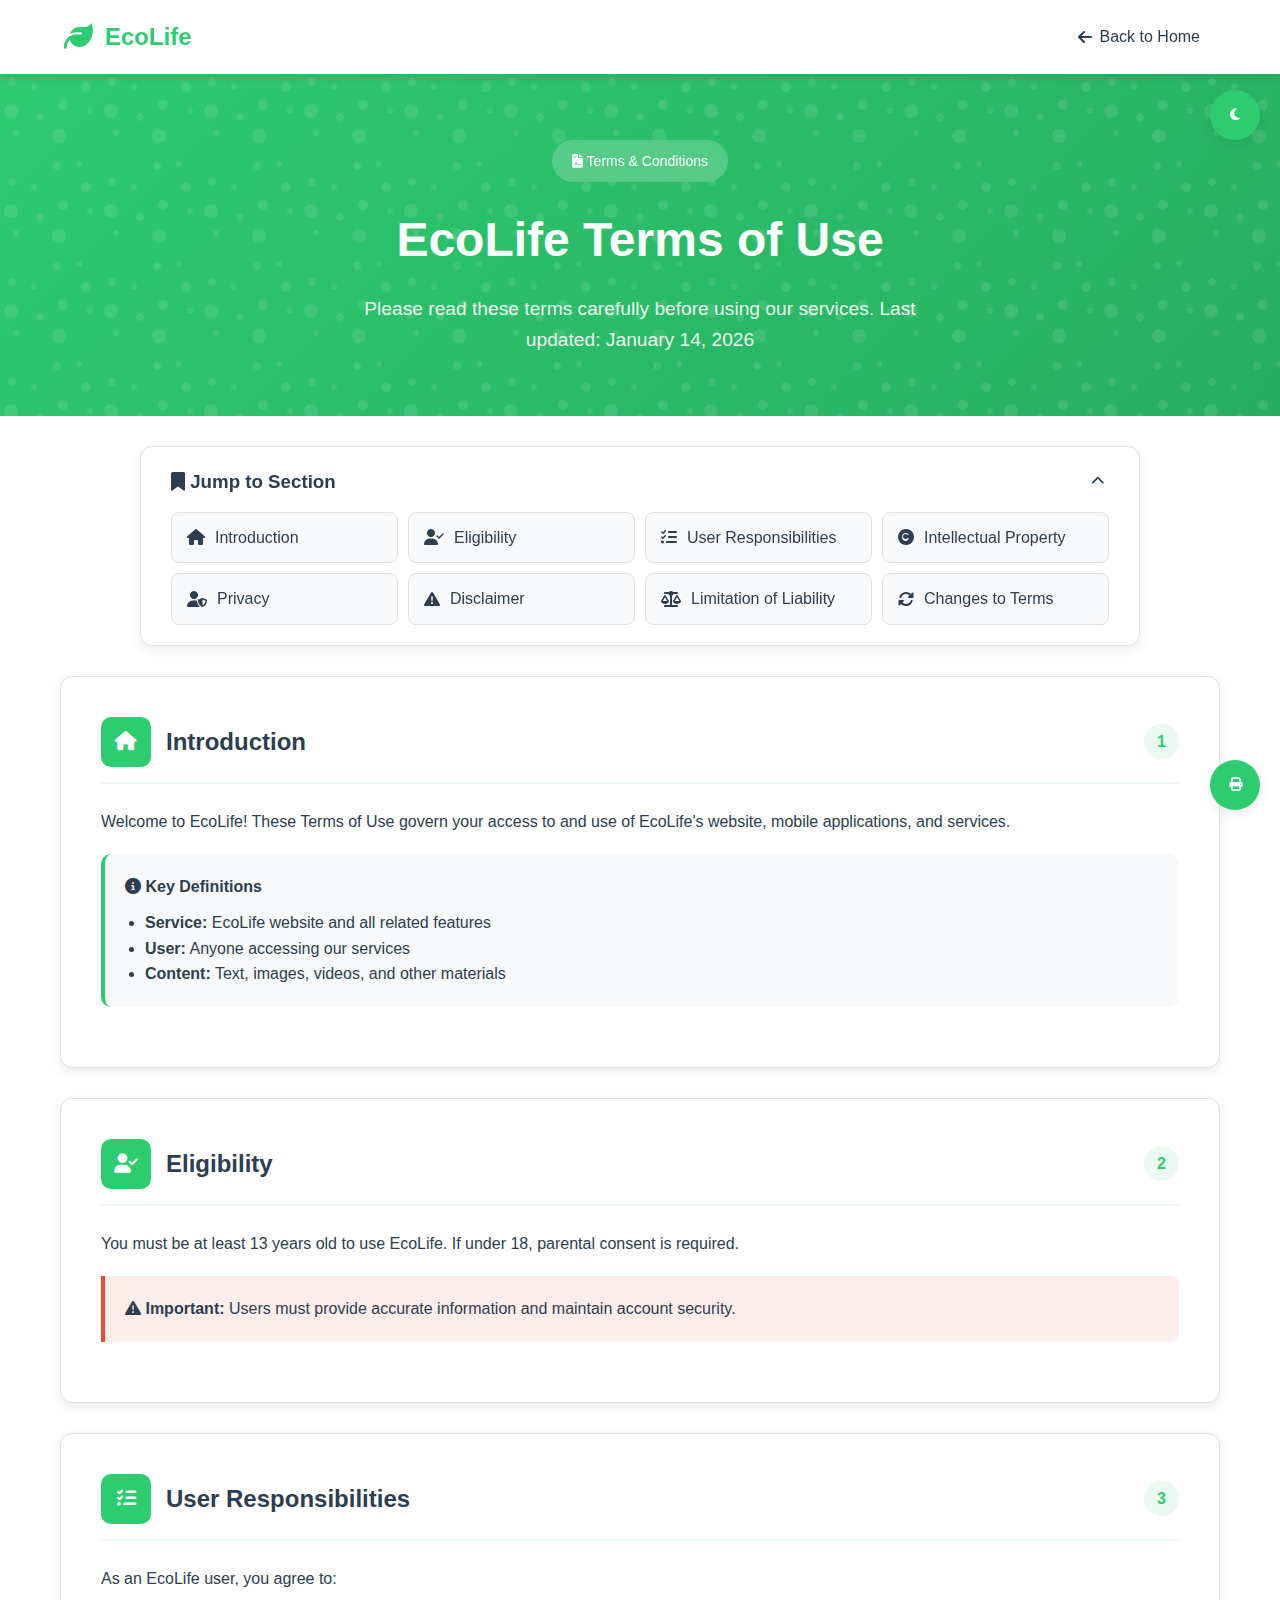
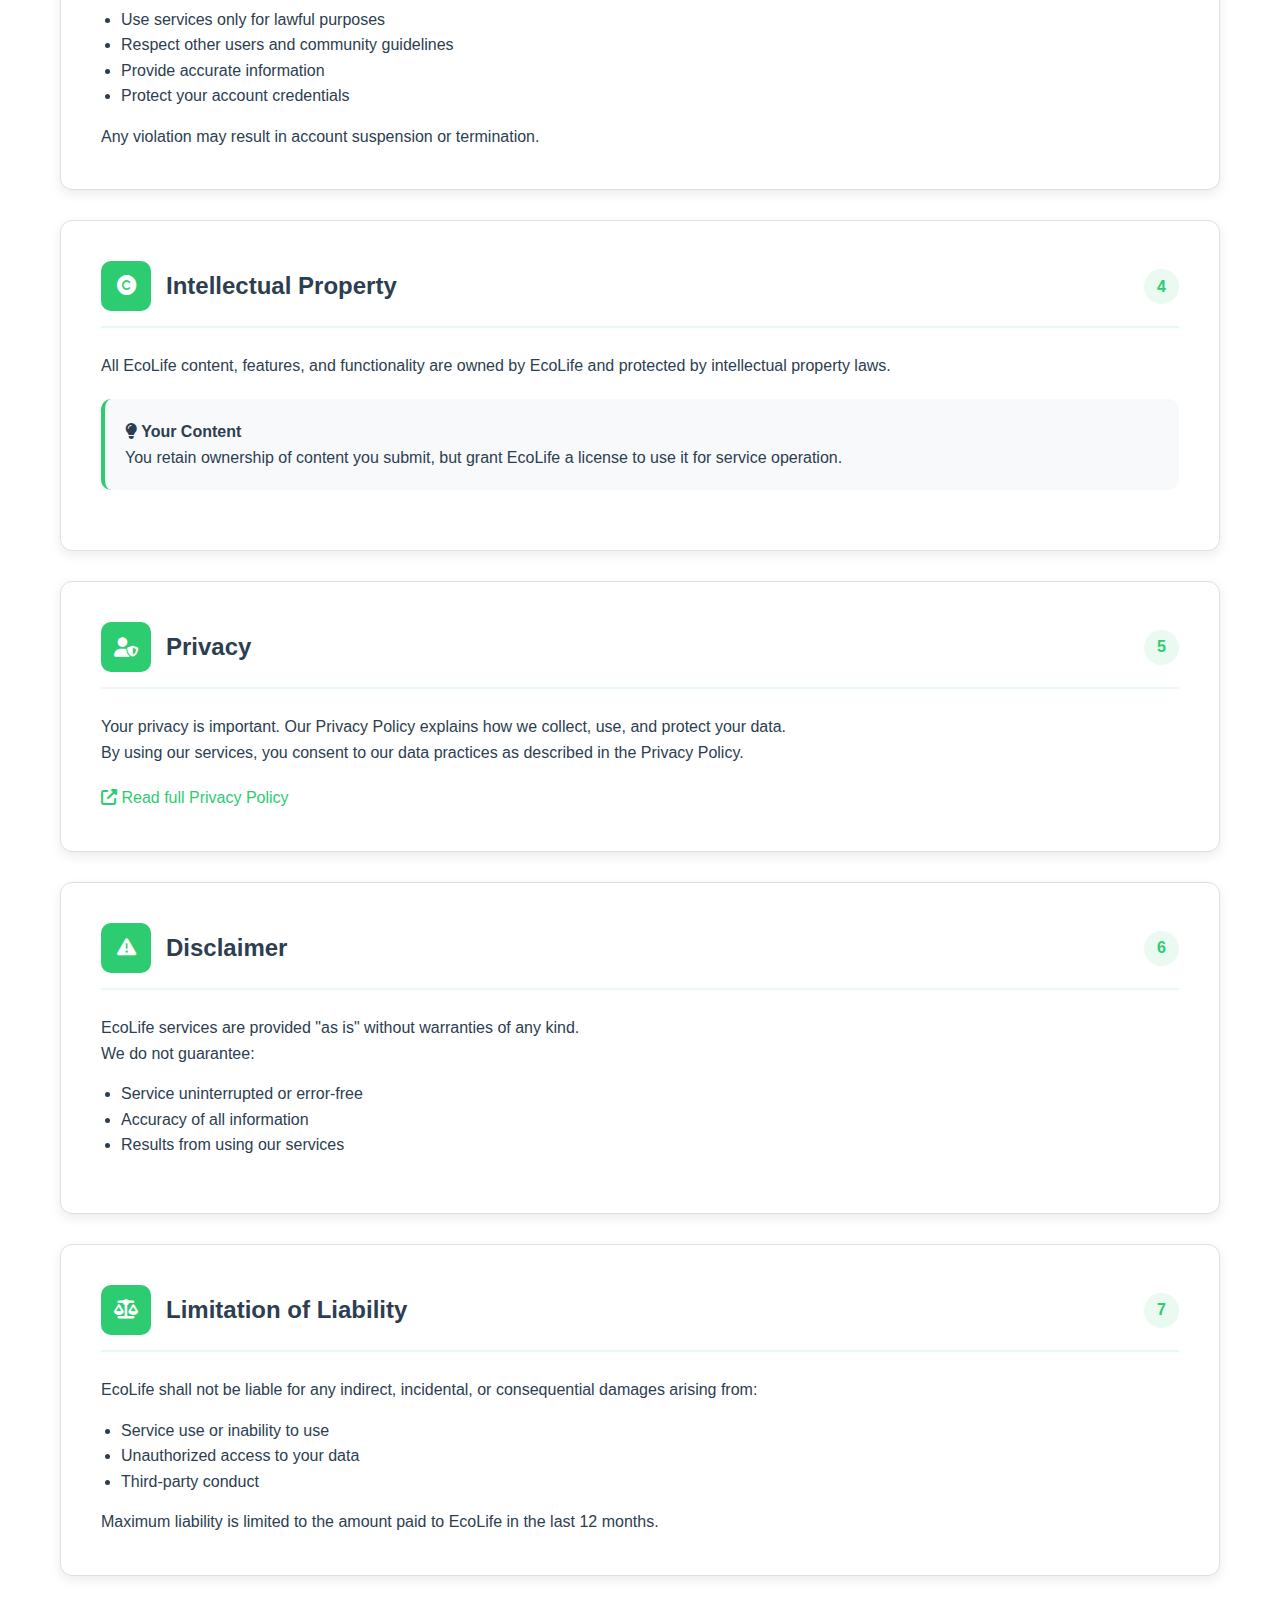
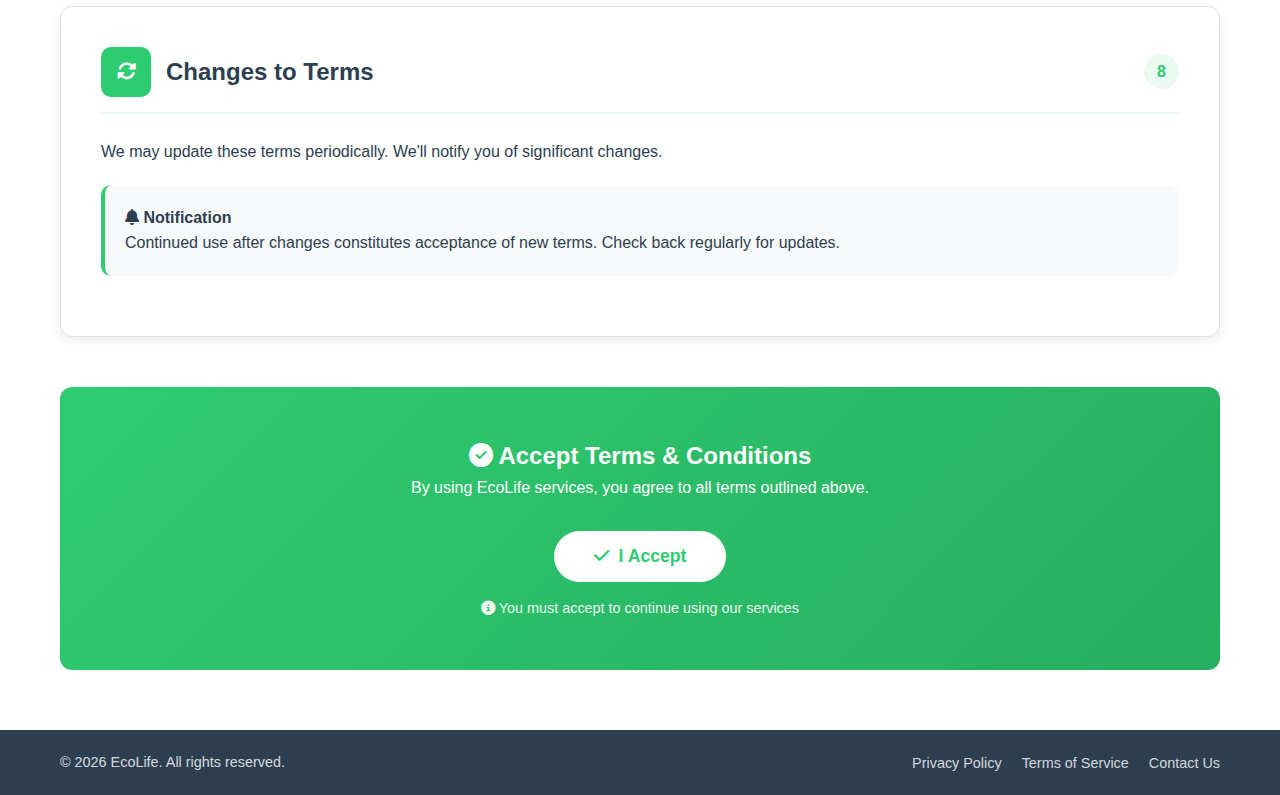
<file: frontend/pages/terms-and-conditions.html>
<!DOCTYPE html>
<html lang="en">
<head>
    <meta charset="UTF-8" />
    <title>Terms & Conditions | EcoLife</title>
    <meta name="viewport" content="width=device-width, initial-scale=1.0" />
    
    <link rel="stylesheet" href="https://cdnjs.cloudflare.com/ajax/libs/font-awesome/6.5.0/css/all.min.css">
    <link rel="icon" type="image/png" href="/environment-logo.png">
    
    <style>
        /* ===== VARIABLES ===== */
        :root {
            --primary: #2ecc71;
            --primary-dark: #27ae60;
            --primary-light: rgba(46, 204, 113, 0.1);
            --dark: #2c3e50;
            --light: #ffffff;
            --gray: #7f8c8d;
            --gray-light: #f8f9fa;
            --border: #e0e0e0;
            --shadow: 0 4px 12px rgba(0, 0, 0, 0.08);
            --shadow-hover: 0 8px 24px rgba(0, 0, 0, 0.12);
            --radius: 12px;
            --transition: all 0.3s ease;
        }

        [data-theme="dark"] {
            --dark: #ffffff;
            --light: #121212;
            --gray: #bdc3c7;
            --gray-light: #1e1e1e;
            --border: #2d3436;
            --shadow: 0 4px 12px rgba(0, 0, 0, 0.3);
            --shadow-hover: 0 8px 24px rgba(0, 0, 0, 0.4);
        }

        /* ===== BASE STYLES ===== */
        * {
            margin: 0;
            padding: 0;
            box-sizing: border-box;
        }

        html {
            scroll-behavior: smooth;
        }

        body {
            font-family: -apple-system, BlinkMacSystemFont, 'Segoe UI', Roboto, sans-serif;
            background: var(--light);
            color: var(--dark);
            line-height: 1.6;
            transition: var(--transition);
            min-height: 100vh;
        }

        .container {
            max-width: 1200px;
            margin: 0 auto;
            padding: 0 20px;
        }

        /* ===== NAVBAR ===== */
        .navbar {
            position: fixed;
            top: 0;
            left: 0;
            width: 100%;
            background: var(--light);
            z-index: 1000;
            padding: 1rem 5%;
            display: flex;
            justify-content: space-between;
            align-items: center;
            box-shadow: 0 2px 10px rgba(0, 0, 0, 0.1);
            transition: var(--transition);
        }

        .logo {
            display: flex;
            align-items: center;
            gap: 12px;
            font-size: 1.5rem;
            font-weight: 700;
            color: var(--primary);
            text-decoration: none;
        }

        .logo i {
            font-size: 1.8rem;
        }

        .back-home {
            display: flex;
            align-items: center;
            gap: 8px;
            color: var(--dark);
            text-decoration: none;
            padding: 8px 16px;
            border-radius: 8px;
            transition: var(--transition);
        }

        .back-home:hover {
            background: var(--primary-light);
            color: var(--primary);
        }

        /* ===== THEME TOGGLE ===== */
        .theme-toggle {
            position: fixed;
            top: 90px;
            right: 20px;
            width: 50px;
            height: 50px;
            border-radius: 50%;
            background: var(--primary);
            border: none;
            color: white;
            cursor: pointer;
            display: flex;
            align-items: center;
            justify-content: center;
            z-index: 1000;
            box-shadow: var(--shadow);
            transition: var(--transition);
        }

        .theme-toggle:hover {
            transform: scale(1.1);
            box-shadow: var(--shadow-hover);
        }

        /* ===== HEADER ===== */
        header {
            padding: 140px 0 60px;
            text-align: center;
            background: linear-gradient(135deg, var(--primary) 0%, var(--primary-dark) 100%);
            color: white;
            position: relative;
            overflow: hidden;
        }

        header::before {
            content: '';
            position: absolute;
            top: 0;
            left: 0;
            right: 0;
            bottom: 0;
            background: url("data:image/svg+xml,%3Csvg width='100' height='100' viewBox='0 0 100 100' xmlns='http://www.w3.org/2000/svg'%3E%3Cpath d='M11 18c3.866 0 7-3.134 7-7s-3.134-7-7-7-7 3.134-7 7 3.134 7 7 7zm48 25c3.866 0 7-3.134 7-7s-3.134-7-7-7-7 3.134-7 7 3.134 7 7 7zm-43-7c1.657 0 3-1.343 3-3s-1.343-3-3-3-3 1.343-3 3 1.343 3 3 3zm63 31c1.657 0 3-1.343 3-3s-1.343-3-3-3-3 1.343-3 3 1.343 3 3 3zM34 90c1.657 0 3-1.343 3-3s-1.343-3-3-3-3 1.343-3 3 1.343 3 3 3zm56-76c1.657 0 3-1.343 3-3s-1.343-3-3-3-3 1.343-3 3 1.343 3 3 3zM12 86c2.21 0 4-1.79 4-4s-1.79-4-4-4-4 1.79-4 4 1.79 4 4 4zm28-65c2.21 0 4-1.79 4-4s-1.79-4-4-4-4 1.79-4 4 1.79 4 4 4zm23-11c2.76 0 5-2.24 5-5s-2.24-5-5-5-5 2.24-5 5 2.24 5 5 5zm-6 60c2.21 0 4-1.79 4-4s-1.79-4-4-4-4 1.79-4 4 1.79 4 4 4zm29 22c2.76 0 5-2.24 5-5s-2.24-5-5-5-5 2.24-5 5 2.24 5 5 5z' fill='%23ffffff' fill-opacity='0.1' fill-rule='evenodd'/%3E%3C/svg%3E");
        }

        .badge {
            display: inline-block;
            background: rgba(255, 255, 255, 0.2);
            padding: 10px 20px;
            border-radius: 50px;
            font-size: 14px;
            margin-bottom: 20px;
            backdrop-filter: blur(10px);
        }

        h1 {
            font-size: 3rem;
            margin-bottom: 15px;
            font-weight: 700;
        }

        .subtitle {
            font-size: 1.2rem;
            opacity: 0.9;
            max-width: 600px;
            margin: 0 auto;
        }

        /* ===== QUICK NAV - STICKY ===== */
        .quick-nav {
            background: var(--light);
            padding: 20px 30px;
            margin: 30px auto;
            box-shadow: var(--shadow);
            border-radius: var(--radius);
            border: 1px solid var(--border);
            position: sticky;
            top: 80px;
            z-index: 999;
            transition: var(--transition);
            max-width: 1000px;
        }

        .quick-nav.collapsed {
            padding: 15px 30px;
            overflow: hidden;
        }

        .quick-nav.collapsed .nav-grid {
            display: none;
        }

        .quick-nav h3 {
            margin-bottom: 15px;
            color: var(--dark);
            display: flex;
            align-items: center;
            justify-content: space-between;
            gap: 10px;
            cursor: pointer;
        }

        .nav-grid {
            display: grid;
            grid-template-columns: repeat(auto-fit, minmax(200px, 1fr));
            gap: 10px;
            transition: var(--transition);
        }

        .nav-item {
            background: var(--gray-light);
            padding: 12px 15px;
            border-radius: 8px;
            text-decoration: none;
            color: var(--dark);
            display: flex;
            align-items: center;
            gap: 10px;
            transition: var(--transition);
            border: 1px solid var(--border);
        }

        .nav-item:hover {
            background: var(--primary-light);
            color: var(--primary-dark);
            transform: translateY(-2px);
            border-color: var(--primary);
        }

        .collapse-toggle {
            background: none;
            border: none;
            color: var(--dark);
            cursor: pointer;
            padding: 5px;
            transition: var(--transition);
        }

        .collapse-toggle:hover {
            color: var(--primary);
        }

        /* ===== TERMS SECTIONS ===== */
        .terms-section {
            background: var(--light);
            border-radius: var(--radius);
            padding: 40px;
            margin-bottom: 30px;
            box-shadow: var(--shadow);
            border: 1px solid var(--border);
            transition: var(--transition);
        }

        .terms-section:hover {
            box-shadow: var(--shadow-hover);
        }

        .section-header {
            display: flex;
            align-items: center;
            gap: 15px;
            margin-bottom: 25px;
            padding-bottom: 15px;
            border-bottom: 2px solid var(--primary-light);
        }

        .section-icon {
            width: 50px;
            height: 50px;
            background: var(--primary);
            border-radius: 10px;
            display: flex;
            align-items: center;
            justify-content: center;
            color: white;
            font-size: 1.2rem;
        }

        .section-header h2 {
            font-size: 1.5rem;
            color: var(--dark);
            flex: 1;
        }

        .section-number {
            background: var(--primary-light);
            color: var(--primary);
            width: 35px;
            height: 35px;
            border-radius: 50%;
            display: flex;
            align-items: center;
            justify-content: center;
            font-weight: bold;
        }

        .content-card {
            background: var(--gray-light);
            padding: 20px;
            border-radius: 10px;
            margin: 20px 0;
            border-left: 4px solid var(--primary);
        }

        .warning {
            background: rgba(231, 76, 60, 0.1);
            border-left: 4px solid #e74c3c;
            padding: 20px;
            border-radius: 0 8px 8px 0;
            margin: 20px 0;
        }

        /* ===== ACCEPTANCE ===== */
        .acceptance {
            background: linear-gradient(135deg, var(--primary) 0%, var(--primary-dark) 100%);
            color: white;
            padding: 50px;
            border-radius: var(--radius);
            text-align: center;
            margin: 50px 0;
        }

        .accept-btn {
            background: white;
            color: var(--primary);
            border: none;
            padding: 15px 40px;
            border-radius: 50px;
            font-size: 1.1rem;
            font-weight: 600;
            cursor: pointer;
            margin-top: 30px;
            transition: var(--transition);
            display: inline-flex;
            align-items: center;
            gap: 10px;
        }

        .accept-btn:hover {
            transform: translateY(-3px);
            box-shadow: 0 10px 20px rgba(0, 0, 0, 0.2);
        }

        .accept-btn:active {
            transform: translateY(-1px);
        }

        /* ===== FOOTER - SINGLE LINE ===== */
        footer {
            background: var(--dark);
            color: white;
            padding: 20px 0;
            margin-top: 60px;
            text-align: center;
        }

        .footer-content {
            display: flex;
            justify-content: space-between;
            align-items: center;
            max-width: 1200px;
            margin: 0 auto;
            padding: 0 20px;
        }

        .copyright {
            font-size: 0.9rem;
            opacity: 0.8;
        }

        .footer-links {
            display: flex;
            gap: 20px;
            list-style: none;
        }

        .footer-links a {
            color: rgba(255, 255, 255, 0.8);
            text-decoration: none;
            transition: var(--transition);
            font-size: 0.9rem;
        }

        .footer-links a:hover {
            color: var(--primary);
        }

        /* ===== BACK TO TOP ===== */
        .back-to-top {
            position: fixed;
            bottom: 30px;
            right: 30px;
            width: 50px;
            height: 50px;
            background: var(--primary);
            border-radius: 50%;
            display: flex;
            align-items: center;
            justify-content: center;
            color: white;
            text-decoration: none;
            box-shadow: var(--shadow);
            opacity: 0;
            transform: translateY(20px);
            transition: var(--transition);
            z-index: 99;
        }

        .back-to-top.visible {
            opacity: 1;
            transform: translateY(0);
        }

        .back-to-top:hover {
            transform: translateY(-5px);
            box-shadow: var(--shadow-hover);
        }

        /* ===== RESPONSIVE ===== */
        @media (max-width: 768px) {
            h1 {
                font-size: 2.2rem;
            }
            
            .quick-nav {
                padding: 15px 20px;
                margin: 20px auto;
                top: 70px;
            }
            
            .nav-grid {
                grid-template-columns: repeat(2, 1fr);
            }
            
            .terms-section {
                padding: 25px;
            }
            
            .footer-content {
                flex-direction: column;
                gap: 10px;
                text-align: center;
            }
            
            .footer-links {
                gap: 15px;
            }
        }

        @media (max-width: 480px) {
            h1 {
                font-size: 1.8rem;
            }
            
            .theme-toggle {
                top: 80px;
                right: 15px;
                width: 45px;
                height: 45px;
            }
            
            .terms-section {
                padding: 20px;
            }
            
            .nav-grid {
                grid-template-columns: 1fr;
            }
            
            .footer-content {
                flex-direction: column;
                gap: 10px;
            }
            
            .footer-links {
                flex-wrap: wrap;
                justify-content: center;
                gap: 10px 20px;
            }
        }

        /* ===== SCROLLBAR ===== */
        ::-webkit-scrollbar {
            width: 10px;
        }

        ::-webkit-scrollbar-track {
            background: var(--gray-light);
        }

        ::-webkit-scrollbar-thumb {
            background: var(--primary);
            border-radius: 5px;
        }

        ::-webkit-scrollbar-thumb:hover {
            background: var(--primary-dark);
        }
    </style>
</head>

<body>
    <!-- Navbar -->
    <nav class="navbar">
        <a href="/" class="logo">
            <i class="fas fa-leaf"></i>
            EcoLife
        </a>
        
        <a href="/" class="back-home">
            <i class="fas fa-arrow-left"></i>
            Back to Home
        </a>
    </nav>

    <!-- Theme Toggle -->
    <button class="theme-toggle" id="themeToggle" aria-label="Toggle theme">
        <i class="fas fa-moon"></i>
    </button>

    <!-- Header -->
    <header>
        <div class="container">
            <div class="badge">
                <i class="fas fa-file-contract"></i> Terms & Conditions
            </div>
            <h1>EcoLife Terms of Use</h1>
            <p class="subtitle">Please read these terms carefully before using our services. Last updated: January 14, 2026</p>
        </div>
    </header>

    <!-- Main Content -->
    <main class="container">
        <!-- Quick Navigation -->
        <div class="quick-nav" id="quickNav">
            <h3>
                <span><i class="fas fa-bookmark"></i> Jump to Section</span>
                <button class="collapse-toggle" id="collapseToggle">
                    <i class="fas fa-chevron-up"></i>
                </button>
            </h3>
            <div class="nav-grid" id="navGrid">
                <!-- Navigation items will be generated by JavaScript -->
            </div>
        </div>

        <!-- Terms Content -->
        <div id="termsContent">
            <!-- Sections will be generated by JavaScript -->
        </div>

        <!-- Acceptance Section -->
        <div class="acceptance">
            <h2><i class="fas fa-check-circle"></i> Accept Terms & Conditions</h2>
            <p>By using EcoLife services, you agree to all terms outlined above.</p>
            <button class="accept-btn" id="acceptTerms">
                <i class="fas fa-check"></i> I Accept
            </button>
            <p style="margin-top: 15px; opacity: 0.9; font-size: 0.9rem;">
                <i class="fas fa-info-circle"></i> You must accept to continue using our services
            </p>
        </div>
    </main>

    <!-- Footer -->
    <footer>
        <div class="footer-content">
            <div class="copyright">
                &copy; 2026 EcoLife. All rights reserved.
            </div>
            <ul class="footer-links">
                <li><a href="/privacy">Privacy Policy</a></li>
                <li><a href="/terms">Terms of Service</a></li>
                <li><a href="/contact">Contact Us</a></li>
            </ul>
        </div>
    </footer>

    <!-- Back to Top -->
    <a href="#" class="back-to-top" id="backToTop">
        <i class="fas fa-chevron-up"></i>
    </a>

    <!-- Chatbase Chatbot Script -->
    <script>
        (function(){
            if(!window.chatbase||window.chatbase("getState")!=="initialized"){
                window.chatbase=(...arguments)=>{
                    if(!window.chatbase.q){
                        window.chatbase.q=[]
                    }
                    window.chatbase.q.push(arguments)
                };
                window.chatbase=new Proxy(window.chatbase,{
                    get(target,prop){
                        if(prop==="q"){
                            return target.q
                        }
                        return(...args)=>target(prop,...args)
                    }
                })
            }
            const onLoad=function(){
                const script=document.createElement("script");
                script.src="https://www.chatbase.co/embed.min.js";
                script.id="ws110ZzXAkEnbVsIy9g8d";
                script.domain="www.chatbase.co";
                document.body.appendChild(script);
            };
            if(document.readyState==="complete"){
                onLoad()
            }else{
                window.addEventListener("load",onLoad)
            }
        })();
    </script>

    <script>
        // ===== THEME MANAGEMENT =====
        const themeToggle = document.getElementById('themeToggle');
        const themeIcon = themeToggle.querySelector('i');
        
        // Check saved theme or system preference
        const savedTheme = localStorage.getItem('ecolife-theme');
        const prefersDark = window.matchMedia('(prefers-color-scheme: dark)').matches;
        
        if (savedTheme === 'dark' || (!savedTheme && prefersDark)) {
            document.documentElement.setAttribute('data-theme', 'dark');
            themeIcon.className = 'fas fa-sun';
        }
        
        themeToggle.addEventListener('click', () => {
            const currentTheme = document.documentElement.getAttribute('data-theme');
            if (currentTheme === 'dark') {
                document.documentElement.removeAttribute('data-theme');
                themeIcon.className = 'fas fa-moon';
                localStorage.setItem('ecolife-theme', 'light');
            } else {
                document.documentElement.setAttribute('data-theme', 'dark');
                themeIcon.className = 'fas fa-sun';
                localStorage.setItem('ecolife-theme', 'dark');
            }
        });

        // ===== QUICK NAV COLLAPSE =====
        const quickNav = document.getElementById('quickNav');
        const collapseToggle = document.getElementById('collapseToggle');
        const collapseIcon = collapseToggle.querySelector('i');
        let isCollapsed = false;

        collapseToggle.addEventListener('click', () => {
            isCollapsed = !isCollapsed;
            if (isCollapsed) {
                quickNav.classList.add('collapsed');
                collapseIcon.className = 'fas fa-chevron-down';
            } else {
                quickNav.classList.remove('collapsed');
                collapseIcon.className = 'fas fa-chevron-up';
            }
        });

        // Auto-collapse when scrolling past hero
        window.addEventListener('scroll', () => {
            const headerHeight = document.querySelector('header').offsetHeight;
            const scrollPosition = window.scrollY;
            
            if (scrollPosition > headerHeight - 100 && !isCollapsed) {
                isCollapsed = true;
                quickNav.classList.add('collapsed');
                collapseIcon.className = 'fas fa-chevron-down';
            }
        });

        // ===== TERMS SECTIONS DATA =====
        const sections = [
            {
                id: 'introduction',
                icon: 'fas fa-home',
                title: 'Introduction',
                content: `
                    <p>Welcome to EcoLife! These Terms of Use govern your access to and use of EcoLife's website, mobile applications, and services.</p>
                    <div class="content-card">
                        <h4><i class="fas fa-info-circle"></i> Key Definitions</h4>
                        <ul style="margin-top: 10px; padding-left: 20px;">
                            <li><strong>Service:</strong> EcoLife website and all related features</li>
                            <li><strong>User:</strong> Anyone accessing our services</li>
                            <li><strong>Content:</strong> Text, images, videos, and other materials</li>
                        </ul>
                    </div>
                `
            },
            {
                id: 'eligibility',
                icon: 'fas fa-user-check',
                title: 'Eligibility',
                content: `
                    <p>You must be at least 13 years old to use EcoLife. If under 18, parental consent is required.</p>
                    <div class="warning">
                        <strong><i class="fas fa-exclamation-triangle"></i> Important:</strong> Users must provide accurate information and maintain account security.
                    </div>
                `
            },
            {
                id: 'responsibilities',
                icon: 'fas fa-tasks',
                title: 'User Responsibilities',
                content: `
                    <p>As an EcoLife user, you agree to:</p>
                    <ul style="margin: 15px 0 15px 20px;">
                        <li>Use services only for lawful purposes</li>
                        <li>Respect other users and community guidelines</li>
                        <li>Provide accurate information</li>
                        <li>Protect your account credentials</li>
                    </ul>
                    <p>Any violation may result in account suspension or termination.</p>
                `
            },
            {
                id: 'intellectual-property',
                icon: 'fas fa-copyright',
                title: 'Intellectual Property',
                content: `
                    <p>All EcoLife content, features, and functionality are owned by EcoLife and protected by intellectual property laws.</p>
                    <div class="content-card">
                        <h4><i class="fas fa-lightbulb"></i> Your Content</h4>
                        <p>You retain ownership of content you submit, but grant EcoLife a license to use it for service operation.</p>
                    </div>
                `
            },
            {
                id: 'privacy',
                icon: 'fas fa-user-shield',
                title: 'Privacy',
                content: `
                    <p>Your privacy is important. Our Privacy Policy explains how we collect, use, and protect your data.</p>
                    <p>By using our services, you consent to our data practices as described in the Privacy Policy.</p>
                    <div style="margin-top: 20px;">
                        <a href="/privacy" style="color: var(--primary); text-decoration: none;">
                            <i class="fas fa-external-link-alt"></i> Read full Privacy Policy
                        </a>
                    </div>
                `
            },
            {
                id: 'disclaimer',
                icon: 'fas fa-exclamation-triangle',
                title: 'Disclaimer',
                content: `
                    <p>EcoLife services are provided "as is" without warranties of any kind.</p>
                    <p>We do not guarantee:</p>
                    <ul style="margin: 15px 0 15px 20px;">
                        <li>Service uninterrupted or error-free</li>
                        <li>Accuracy of all information</li>
                        <li>Results from using our services</li>
                    </ul>
                `
            },
            {
                id: 'liability',
                icon: 'fas fa-balance-scale',
                title: 'Limitation of Liability',
                content: `
                    <p>EcoLife shall not be liable for any indirect, incidental, or consequential damages arising from:</p>
                    <ul style="margin: 15px 0 15px 20px;">
                        <li>Service use or inability to use</li>
                        <li>Unauthorized access to your data</li>
                        <li>Third-party conduct</li>
                    </ul>
                    <p>Maximum liability is limited to the amount paid to EcoLife in the last 12 months.</p>
                `
            },
            {
                id: 'changes',
                icon: 'fas fa-sync-alt',
                title: 'Changes to Terms',
                content: `
                    <p>We may update these terms periodically. We'll notify you of significant changes.</p>
                    <div class="content-card">
                        <h4><i class="fas fa-bell"></i> Notification</h4>
                        <p>Continued use after changes constitutes acceptance of new terms. Check back regularly for updates.</p>
                    </div>
                `
            }
        ];

        // ===== GENERATE CONTENT =====
        const termsContent = document.getElementById('termsContent');
        const navGrid = document.getElementById('navGrid');

        sections.forEach((section, index) => {
            // Create section
            const sectionEl = document.createElement('div');
            sectionEl.className = 'terms-section';
            sectionEl.id = section.id;
            
            sectionEl.innerHTML = `
                <div class="section-header">
                    <div class="section-icon">
                        <i class="${section.icon}"></i>
                    </div>
                    <h2>${section.title}</h2>
                    <div class="section-number">${index + 1}</div>
                </div>
                ${section.content}
            `;
            
            termsContent.appendChild(sectionEl);
            
            // Create quick nav item
            const navItem = document.createElement('a');
            navItem.className = 'nav-item';
            navItem.href = `#${section.id}`;
            navItem.innerHTML = `
                <i class="${section.icon}"></i>
                <span>${section.title}</span>
            `;
            navGrid.appendChild(navItem);
        });

        // ===== SMOOTH SCROLL =====
        document.querySelectorAll('a[href^="#"]').forEach(anchor => {
            anchor.addEventListener('click', function(e) {
                e.preventDefault();
                const targetId = this.getAttribute('href');
                if (targetId === '#') return;
                
                const target = document.querySelector(targetId);
                if (target) {
                    // Expand quick nav if collapsed
                    if (isCollapsed) {
                        isCollapsed = false;
                        quickNav.classList.remove('collapsed');
                        collapseIcon.className = 'fas fa-chevron-up';
                    }
                    
                    window.scrollTo({
                        top: target.offsetTop - 100,
                        behavior: 'smooth'
                    });
                }
            });
        });

        // ===== ACCEPT TERMS BUTTON =====
        document.getElementById('acceptTerms').addEventListener('click', function() {
            const originalText = this.innerHTML;
            this.innerHTML = '<i class="fas fa-check"></i> Accepted!';
            this.style.background = '#27ae60';
            this.style.color = 'white';
            this.disabled = true;
            
            // Show notification
            alert('Thank you for accepting our Terms & Conditions!');
            
            // Reset after 3 seconds
            setTimeout(() => {
                this.innerHTML = originalText;
                this.style.background = '';
                this.style.color = '';
                this.disabled = false;
            }, 3000);
        });

        // ===== BACK TO TOP =====
        const backToTop = document.getElementById('backToTop');
        
        window.addEventListener('scroll', () => {
            if (window.scrollY > 500) {
                backToTop.classList.add('visible');
            } else {
                backToTop.classList.remove('visible');
            }
        });
        
        backToTop.addEventListener('click', (e) => {
            e.preventDefault();
            window.scrollTo({
                top: 0,
                behavior: 'smooth'
            });
        });

        // ===== PRINT FUNCTIONALITY =====
        const printBtn = document.createElement('button');
        printBtn.innerHTML = '<i class="fas fa-print"></i>';
        printBtn.title = 'Print Terms';
        printBtn.style.cssText = `
            position: fixed;
            bottom: 90px;
            right: 20px;
            width: 50px;
            height: 50px;
            border-radius: 50%;
            background: var(--primary);
            color: white;
            border: none;
            cursor: pointer;
            display: flex;
            align-items: center;
            justify-content: center;
            z-index: 99;
            box-shadow: var(--shadow);
            transition: var(--transition);
        `;
        
        printBtn.addEventListener('mouseenter', () => {
            printBtn.style.transform = 'scale(1.1)';
        });
        
        printBtn.addEventListener('mouseleave', () => {
            printBtn.style.transform = 'scale(1)';
        });
        
        printBtn.addEventListener('click', () => {
            window.print();
        });
        
        document.body.appendChild(printBtn);

        // ===== INITIALIZATION =====
        console.log('EcoLife Terms & Conditions loaded successfully');
        console.log('Sections:', sections.length);
        console.log('Theme:', document.documentElement.getAttribute('data-theme') || 'light');
    </script>
</body>
</html>
</file>
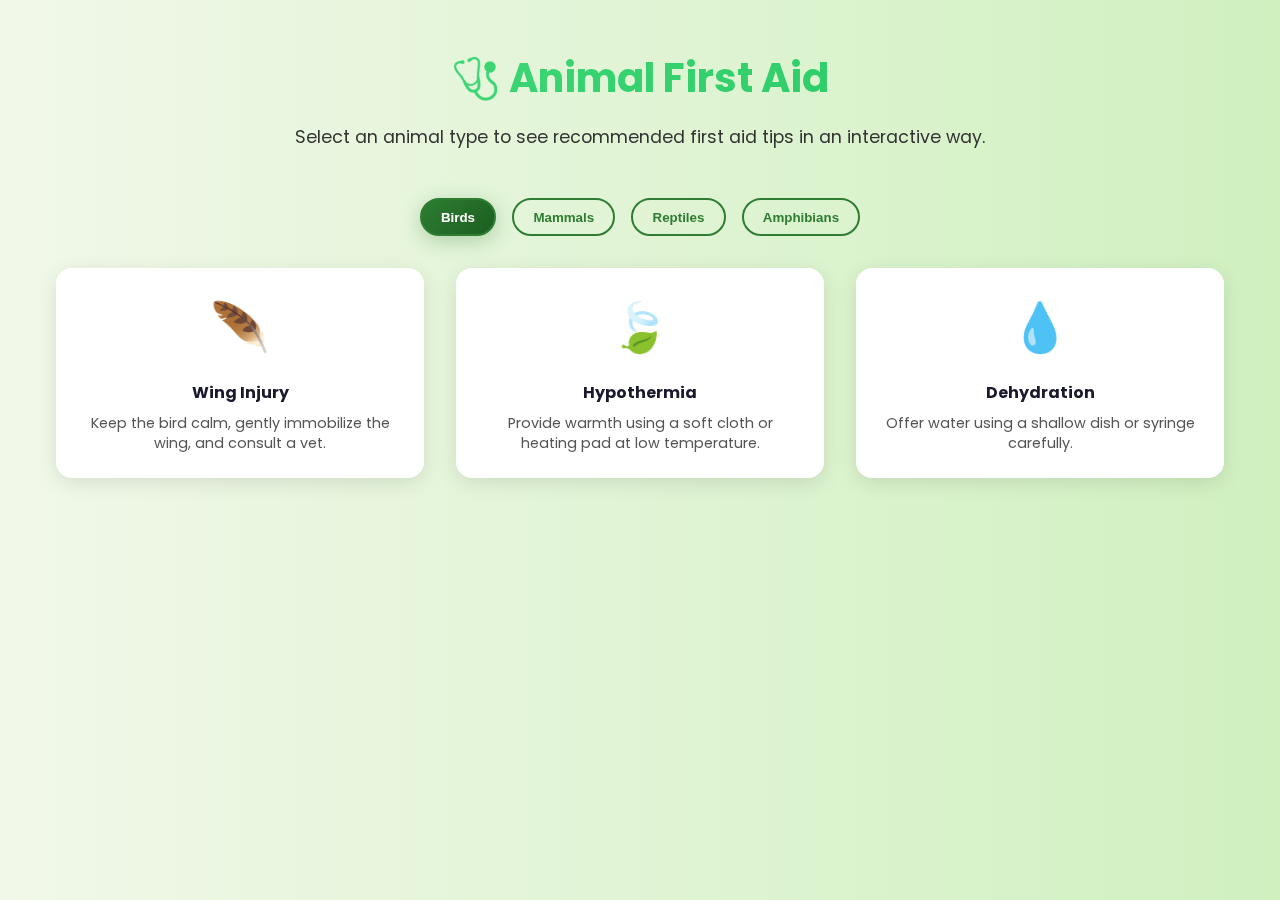
<file: frontend/src/pages/animal-first-aid.html>
<!DOCTYPE html>
<html lang="en">
<head>
    <meta charset="UTF-8">
    <meta name="viewport" content="width=device-width, initial-scale=1.0">
    <title>EcoLife | Animal First Aid</title>
    <link href="https://fonts.googleapis.com/css2?family=Poppins:wght@300;400;500;600;700&display=swap" rel="stylesheet">
    <link rel="stylesheet" href="https://cdnjs.cloudflare.com/ajax/libs/font-awesome/6.4.0/css/all.min.css"/>
    <link href="https://unpkg.com/aos@2.3.1/dist/aos.css" rel="stylesheet" />
    <style>
        /* ===== GLOBAL ===== */
        * {margin:0;padding:0;box-sizing:border-box;}
        body {
            font-family: 'Poppins', sans-serif;
            background: linear-gradient(to right,#f1f8e9,#d0f0c0);
            color: #1a1a2e;
        }
        section {padding:3rem 1rem; max-width:1200px; margin:0 auto;}
        h2 {font-size:2.5rem; background: linear-gradient(135deg,#4ade80,#22c55e); -webkit-background-clip:text; -webkit-text-fill-color:transparent; text-align:center; margin-bottom:1rem;}
        p.subtitle {text-align:center;color:#333;margin-bottom:3rem;font-size:1.1rem;}

        /* ===== ANIMAL TYPE BUTTONS ===== */
        .animal-types {display:flex; justify-content:center; gap:1rem; flex-wrap:wrap; margin-bottom:2rem;}
        .animal-type-btn {
            padding:0.6rem 1.2rem;
            border:2px solid #2e7d32;
            border-radius:30px;
            cursor:pointer;
            font-weight:600;
            background:transparent;
            color:#2e7d32;
            transition:all 0.3s ease;
        }
        .animal-type-btn.active, .animal-type-btn:hover {
            background:linear-gradient(135deg,#2e7d32,#1b5e20);
            color:#fff;
            border-color:#2e7d32;
            box-shadow:0 5px 20px rgba(46,125,50,0.3);
        }

        /* ===== FIRST AID GRID ===== */
        .first-aid-grid {display:grid; grid-template-columns:repeat(auto-fit,minmax(250px,1fr)); gap:2rem;}
        .aid-card {
            background:#fff;
            border-radius:16px;
            padding:1.5rem;
            box-shadow:0 5px 20px rgba(0,0,0,0.1);
            transition: transform 0.3s ease, box-shadow 0.3s ease;
            text-align:center;
        }
        .aid-card:hover {transform:translateY(-8px); box-shadow:0 15px 50px rgba(0,0,0,0.2);}
        .aid-icon {font-size:3rem; margin-bottom:1rem; color:#2e7d32;}
        .aid-card h4 {margin-bottom:0.5rem;}
        .aid-card p {font-size:0.9rem; color:#555; line-height:1.4;}

        @media(max-width:768px){
            .aid-card {padding:1rem;}
        }
    </style>
</head>
<body>

<section data-aos="fade-up">
    <h2>🩺 Animal First Aid</h2>
    <p class="subtitle">Select an animal type to see recommended first aid tips in an interactive way.</p>

    <div class="animal-types">
        <button class="animal-type-btn active" data-type="bird">Birds</button>
        <button class="animal-type-btn" data-type="mammal">Mammals</button>
        <button class="animal-type-btn" data-type="reptile">Reptiles</button>
        <button class="animal-type-btn" data-type="amphibian">Amphibians</button>
    </div>

    <div class="first-aid-grid" id="firstAidGrid"></div>
</section>

<script src="https://unpkg.com/aos@2.3.1/dist/aos.js"></script>
<script>
    AOS.init();

    const firstAidData = {
        bird: [
            {icon:'🪶', title:'Wing Injury', desc:'Keep the bird calm, gently immobilize the wing, and consult a vet.'},
            {icon:'🍃', title:'Hypothermia', desc:'Provide warmth using a soft cloth or heating pad at low temperature.'},
            {icon:'💧', title:'Dehydration', desc:'Offer water using a shallow dish or syringe carefully.'}
        ],
        mammal: [
            {icon:'🐾', title:'Fractures', desc:'Immobilize the injured limb and keep the animal calm until professional help arrives.'},
            {icon:'🩹', title:'Cuts & Wounds', desc:'Clean gently, apply antiseptic, and monitor for infection.'},
            {icon:'💊', title:'Poisoning', desc:'Do not induce vomiting. Contact a wildlife vet immediately.'}
        ],
        reptile: [
            {icon:'🦎', title:'Burns', desc:'Cool the burn with lukewarm water and avoid applying creams meant for humans.'},
            {icon:'🌡️', title:'Temperature Shock', desc:'Move to a suitable temperature environment and hydrate carefully.'},
            {icon:'🩺', title:'Infections', desc:'Clean wounds gently and monitor. Seek vet assistance.'}
        ],
        amphibian: [
            {icon:'🐸', title:'Skin Damage', desc:'Keep skin moist and avoid handling unnecessarily.'},
            {icon:'💧', title:'Dehydration', desc:'Provide shallow water and mist environment to maintain humidity.'},
            {icon:'🍂', title:'Contamination', desc:'Remove from polluted areas and clean habitat gently.'}
        ]
    };

    const firstAidGrid = document.getElementById('firstAidGrid');
    const buttons = document.querySelectorAll('.animal-type-btn');

    function populateFirstAid(type){
        firstAidGrid.innerHTML='';
        firstAidData[type].forEach(aid=>{
            const card = document.createElement('div');
            card.className='aid-card';
            card.setAttribute('data-aos','fade-up');
            card.innerHTML=`
                <div class="aid-icon">${aid.icon}</div>
                <h4>${aid.title}</h4>
                <p>${aid.desc}</p>
            `;
            firstAidGrid.appendChild(card);
        });
    }

    buttons.forEach(btn=>{
        btn.addEventListener('click',()=>{
            buttons.forEach(b=>b.classList.remove('active'));
            btn.classList.add('active');
            populateFirstAid(btn.dataset.type);
        });
    });

    // Initialize with birds
    populateFirstAid('bird');
</script>
<script>
(function(){if(!window.chatbase||window.chatbase("getState")!=="initialized"){window.chatbase=(...arguments)=>{if(!window.chatbase.q){window.chatbase.q=[]}window.chatbase.q.push(arguments)};window.chatbase=new Proxy(window.chatbase,{get(target,prop){if(prop==="q"){return target.q}return(...args)=>target(prop,...args)}})}const onLoad=function(){const script=document.createElement("script");script.src="https://www.chatbase.co/embed.min.js";script.id="ws110ZzXAkEnbVsIy9g8d";script.domain="www.chatbase.co";document.body.appendChild(script)};if(document.readyState==="complete"){onLoad()}else{window.addEventListener("load",onLoad)}})();
</script>
</body>
</html>
</file>
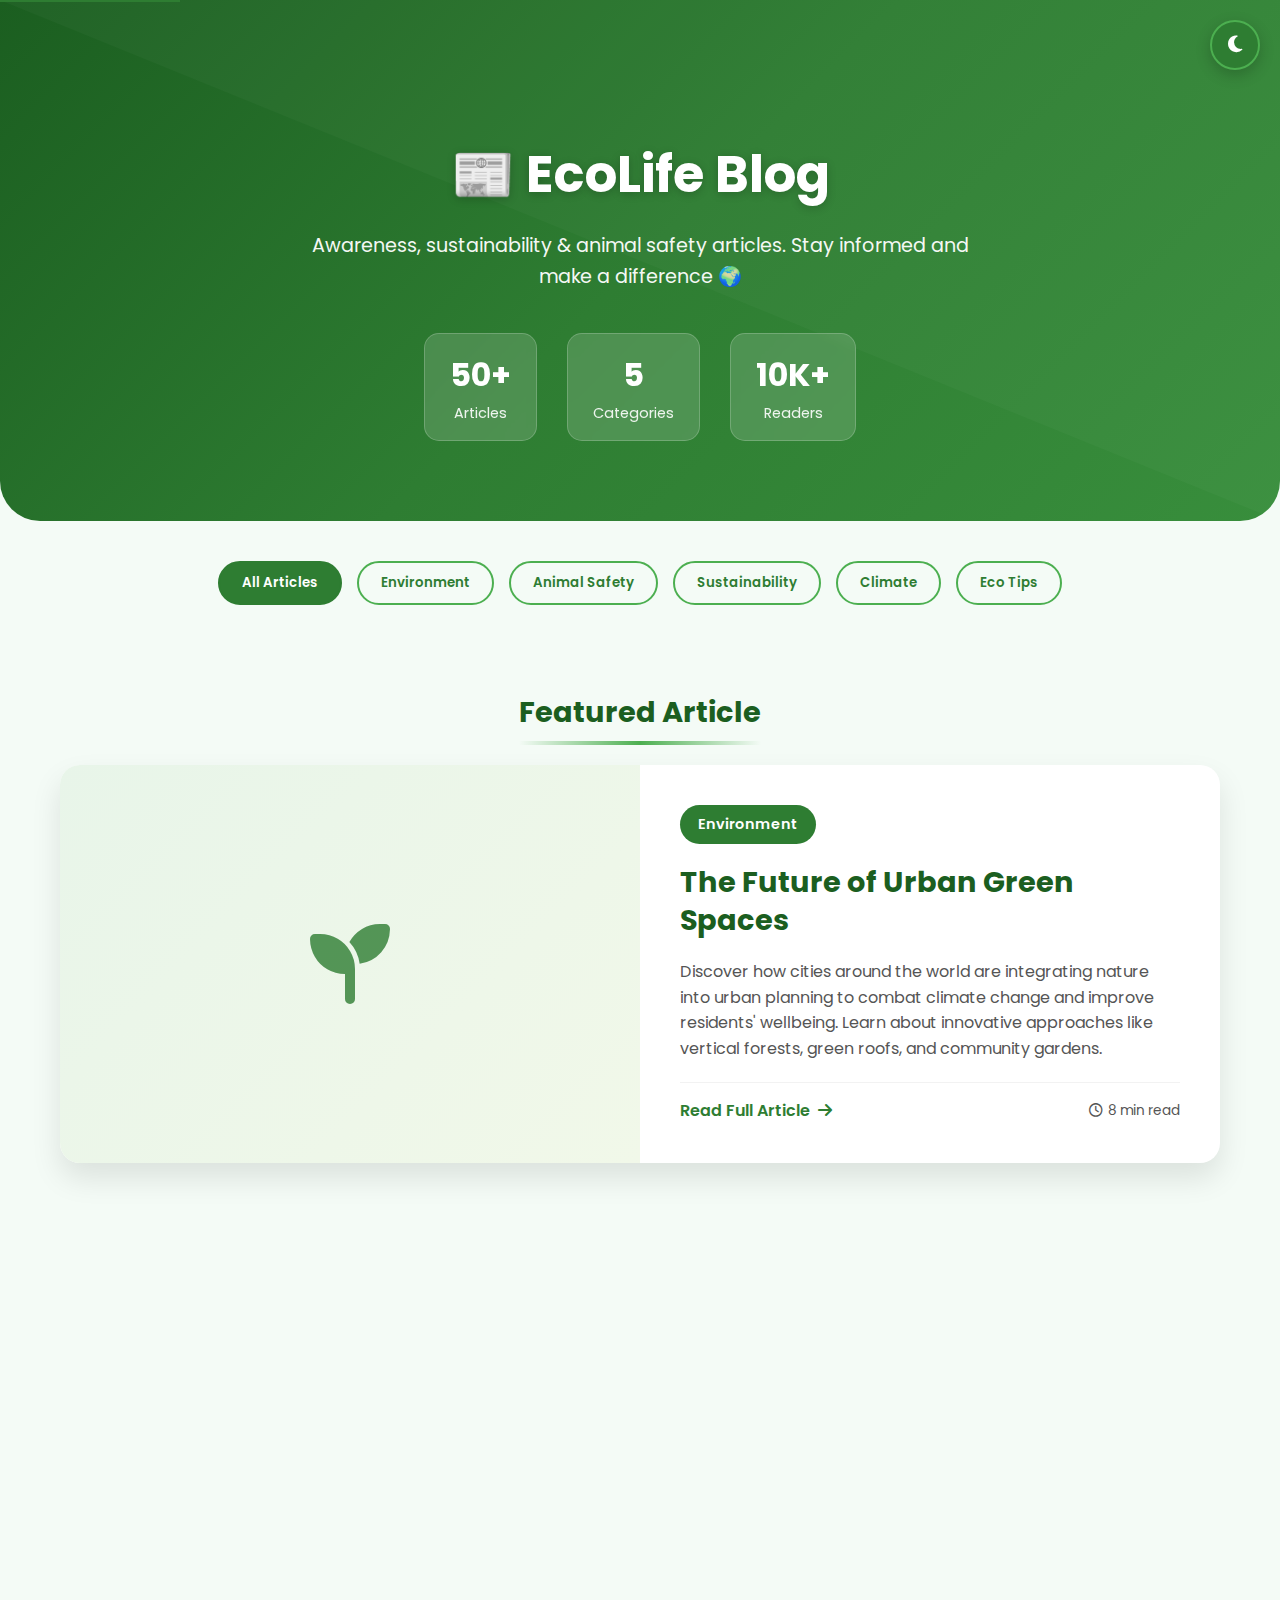
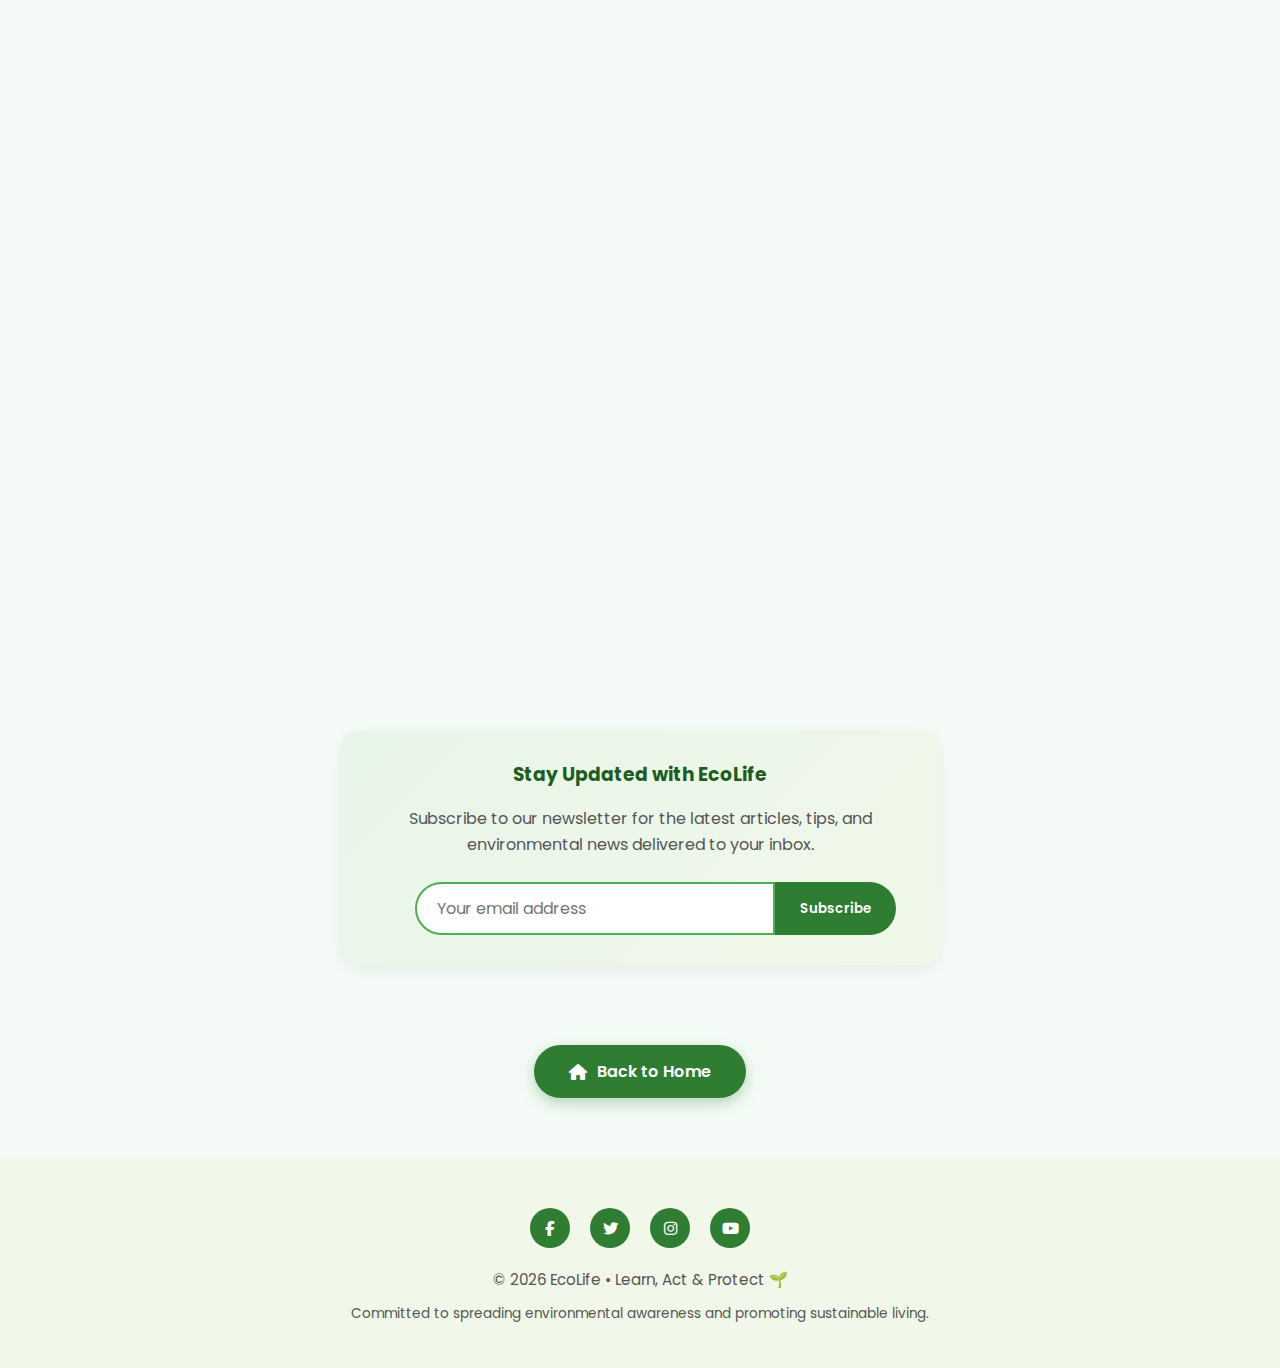
<file: frontend/src/pages/blog.html>
<!DOCTYPE html>
<html lang="en">
<head>
  <meta charset="UTF-8" />
  <title>EcoLife Blog | Awareness & Sustainability</title>
  <meta name="viewport" content="width=device-width, initial-scale=1.0" />
  <meta name="description" content="Read our latest articles on environmental awareness, sustainability, and animal safety.">

  <!-- Google Font -->
  <link href="https://fonts.googleapis.com/css2?family=Poppins:wght@400;500;600;700&display=swap" rel="stylesheet">

  <!-- Font Awesome -->
  <link rel="stylesheet" href="https://cdnjs.cloudflare.com/ajax/libs/font-awesome/6.5.0/css/all.min.css">

  <style>
    :root {
      --green: #2e7d32;
      --green-light: #4caf50;
      --green-dark: #1b5e20;
      --green-bg: #e8f5e9;
      --green-bg-light: #f1f8e9;
      --bg: #f4fbf6;
      --white: #ffffff;
      --text-dark: #1a1a1a;
      --text-muted: #555;
      --shadow: 0 15px 30px rgba(0,0,0,0.1);
      --shadow-light: 0 5px 15px rgba(0,0,0,0.05);
      --radius: 20px;
      --transition: all 0.3s ease;
    }

    /* Dark Theme Variables */
    .dark-mode {
      --green: #4caf50;
      --green-light: #66bb6a;
      --green-dark: #388e3c;
      --green-bg: #1a1a2e;
      --green-bg-light: #162447;
      --bg: #0a1929;
      --white: #1a1a2e;
      --text-dark: #f0f0f0;
      --text-muted: #b0b0b0;
      --shadow: 0 15px 30px rgba(0,0,0,0.3);
      --shadow-light: 0 5px 15px rgba(0,0,0,0.2);
    }

    * {
      box-sizing: border-box;
      font-family: "Poppins", sans-serif;
    }

    body {
      margin: 0;
      background: var(--bg);
      color: var(--text-dark);
      line-height: 1.6;
      transition: var(--transition);
    }

    /* Theme Toggle */
    .theme-toggle {
      position: fixed;
      top: 20px;
      right: 20px;
      z-index: 1000;
    }

    .theme-btn {
      width: 50px;
      height: 50px;
      border-radius: 50%;
      background: var(--green);
      border: 2px solid var(--green-light);
      color: white;
      cursor: pointer;
      display: flex;
      align-items: center;
      justify-content: center;
      font-size: 1.2rem;
      transition: var(--transition);
      box-shadow: 0 5px 15px rgba(0,0,0,0.2);
    }

    .theme-btn:hover {
      transform: rotate(30deg) scale(1.1);
      background: var(--green-dark);
    }

    .dark-mode .theme-btn {
      background: var(--green-dark);
      border-color: var(--green);
    }

    /* Skip to content for accessibility */
    .skip-to-content {
      position: absolute;
      top: -40px;
      left: 0;
      background: var(--green);
      color: white;
      padding: 8px;
      text-decoration: none;
      z-index: 100;
    }

    .skip-to-content:focus {
      top: 0;
    }

    /* HERO */
    .hero {
      padding: 100px 20px 80px;
      text-align: center;
      background: linear-gradient(135deg, #1b5e20, #2e7d32, #388e3c);
      color: white;
      border-bottom-left-radius: 40px;
      border-bottom-right-radius: 40px;
      position: relative;
      overflow: hidden;
      transition: var(--transition);
    }

    .dark-mode .hero {
      background: linear-gradient(135deg, #0a1929, #1a1a2e, #162447);
    }

    .hero::before {
      content: "";
      position: absolute;
      top: 0;
      left: 0;
      right: 0;
      bottom: 0;
      background: url('data:image/svg+xml;utf8,<svg xmlns="http://www.w3.org/2000/svg" viewBox="0 0 100 100" preserveAspectRatio="none"><path d="M0,0 L100,0 L100,100 Z" fill="rgba(255,255,255,0.05)"/></svg>');
      background-size: cover;
      opacity: 0.5;
    }

    .hero-content {
      position: relative;
      z-index: 1;
      max-width: 800px;
      margin: 0 auto;
    }

    .hero h1 {
      font-size: 3.2rem;
      margin-bottom: 15px;
      font-weight: 700;
      text-shadow: 0 2px 10px rgba(0,0,0,0.2);
    }

    .hero p {
      font-size: 1.2rem;
      opacity: 0.95;
      max-width: 700px;
      margin: 0 auto 25px;
    }

    .stats {
      display: flex;
      justify-content: center;
      flex-wrap: wrap;
      gap: 30px;
      margin-top: 40px;
    }

    .stat-item {
      background: rgba(255, 255, 255, 0.15);
      padding: 15px 25px;
      border-radius: 15px;
      backdrop-filter: blur(5px);
      border: 1px solid rgba(255, 255, 255, 0.2);
    }

    .stat-number {
      font-size: 2rem;
      font-weight: 700;
      display: block;
    }

    .stat-label {
      font-size: 0.9rem;
      opacity: 0.9;
    }

    /* CATEGORY FILTER */
    .category-filter {
      display: flex;
      justify-content: center;
      flex-wrap: wrap;
      gap: 15px;
      margin: 40px auto;
      max-width: 1200px;
      padding: 0 20px;
    }

    .filter-btn {
      padding: 10px 22px;
      border: 2px solid var(--green-light);
      background: transparent;
      border-radius: 30px;
      color: var(--green);
      font-weight: 600;
      cursor: pointer;
      transition: var(--transition);
    }

    .dark-mode .filter-btn {
      background: rgba(255, 255, 255, 0.1);
      border-color: var(--green);
      color: var(--green-light);
    }

    .filter-btn:hover,
    .filter-btn.active {
      background: var(--green);
      color: white;
      border-color: var(--green);
    }

    .dark-mode .filter-btn:hover,
    .dark-mode .filter-btn.active {
      background: var(--green);
      color: white;
    }

    /* BLOG GRID */
    .container {
      max-width: 1200px;
      margin: 30px auto 80px;
      padding: 0 20px;
      display: grid;
      grid-template-columns: repeat(auto-fill, minmax(320px, 1fr));
      gap: 35px;
    }

    .blog-card {
      background: var(--white);
      border-radius: var(--radius);
      box-shadow: var(--shadow-light);
      overflow: hidden;
      transition: var(--transition);
      cursor: pointer;
      height: 100%;
      display: flex;
      flex-direction: column;
    }

    .blog-card:hover {
      transform: translateY(-10px);
      box-shadow: var(--shadow);
    }

    .blog-header {
      padding: 25px;
      background: linear-gradient(135deg, var(--green-bg), var(--green-bg-light));
      text-align: center;
      position: relative;
      min-height: 160px;
      display: flex;
      flex-direction: column;
      justify-content: center;
      align-items: center;
    }

    .blog-header i {
      font-size: 2.8rem;
      color: var(--green);
      margin-bottom: 15px;
      transition: var(--transition);
    }

    .blog-card:hover .blog-header i {
      transform: scale(1.1);
    }

    .category {
      display: inline-block;
      margin-top: 8px;
      padding: 6px 16px;
      font-size: 0.8rem;
      border-radius: 20px;
      background: rgba(76, 175, 80, 0.15);
      color: var(--green-dark);
      font-weight: 600;
      letter-spacing: 0.5px;
    }

    .dark-mode .category {
      background: rgba(76, 175, 80, 0.25);
    }

    .date {
      position: absolute;
      top: 20px;
      right: 20px;
      font-size: 0.8rem;
      color: var(--text-muted);
      background: rgba(255, 255, 255, 0.8);
      padding: 4px 10px;
      border-radius: 15px;
    }

    .dark-mode .date {
      background: rgba(0, 0, 0, 0.4);
      color: var(--text-muted);
    }

    .blog-content {
      padding: 25px;
      flex-grow: 1;
      display: flex;
      flex-direction: column;
    }

    .blog-content h3 {
      margin: 0 0 15px;
      font-size: 1.4rem;
      color: var(--green-dark);
      line-height: 1.4;
    }

    .dark-mode .blog-content h3 {
      color: var(--green-light);
    }

    .blog-content p {
      font-size: 0.95rem;
      color: var(--text-muted);
      line-height: 1.7;
      flex-grow: 1;
    }

    .card-footer {
      display: flex;
      justify-content: space-between;
      align-items: center;
      margin-top: 20px;
      padding-top: 15px;
      border-top: 1px solid rgba(0,0,0,0.05);
    }

    .dark-mode .card-footer {
      border-top: 1px solid rgba(255,255,255,0.1);
    }

    .read-more {
      font-weight: 600;
      color: var(--green);
      text-decoration: none;
      display: flex;
      align-items: center;
      gap: 8px;
      transition: var(--transition);
    }

    .read-more:hover {
      color: var(--green-dark);
      gap: 12px;
    }

    .dark-mode .read-more {
      color: var(--green-light);
    }

    .dark-mode .read-more:hover {
      color: var(--green);
    }

    .read-time {
      font-size: 0.85rem;
      color: var(--text-muted);
      display: flex;
      align-items: center;
      gap: 5px;
    }

    /* FEATURED POST */
    .featured-post {
      max-width: 1200px;
      margin: 60px auto;
      padding: 0 20px;
    }

    .featured-title {
      text-align: center;
      margin-bottom: 30px;
      color: var(--green-dark);
      font-size: 1.8rem;
      position: relative;
      display: inline-block;
      left: 50%;
      transform: translateX(-50%);
    }

    .dark-mode .featured-title {
      color: var(--green-light);
    }

    .featured-title::after {
      content: "";
      position: absolute;
      bottom: -10px;
      left: 0;
      width: 100%;
      height: 4px;
      background: linear-gradient(to right, transparent, var(--green-light), transparent);
    }

    .featured-card {
      background: var(--white);
      border-radius: var(--radius);
      box-shadow: var(--shadow);
      overflow: hidden;
      display: grid;
      grid-template-columns: 1fr 1fr;
      transition: var(--transition);
    }

    .featured-card:hover {
      transform: translateY(-5px);
      box-shadow: var(--shadow);
    }

    .featured-image {
      background: linear-gradient(135deg, var(--green-bg), var(--green-bg-light));
      display: flex;
      justify-content: center;
      align-items: center;
    }

    .featured-image i {
      font-size: 5rem;
      color: var(--green);
      opacity: 0.8;
    }

    .featured-content {
      padding: 40px;
    }

    .featured-category {
      display: inline-block;
      padding: 8px 18px;
      background: var(--green);
      color: white;
      border-radius: 20px;
      font-size: 0.9rem;
      font-weight: 600;
      margin-bottom: 20px;
    }

    .featured-content h2 {
      margin: 0 0 20px;
      font-size: 1.8rem;
      color: var(--green-dark);
      line-height: 1.3;
    }

    .dark-mode .featured-content h2 {
      color: var(--green-light);
    }

    .featured-content p {
      color: var(--text-muted);
    }

    @media (max-width: 768px) {
      .featured-card {
        grid-template-columns: 1fr;
      }
      
      .hero h1 {
        font-size: 2.5rem;
      }
      
      .container {
        grid-template-columns: repeat(auto-fill, minmax(280px, 1fr));
      }

      .theme-toggle {
        top: 15px;
        right: 15px;
      }

      .theme-btn {
        width: 45px;
        height: 45px;
      }
    }

    /* BACK HOME */
    .back-home-wrapper {
      text-align: center;
      margin: 80px 0 60px;
    }

    .back-home-btn {
      padding: 14px 35px;
      background: var(--green);
      color: white;
      border: none;
      border-radius: 30px;
      font-size: 1rem;
      font-weight: 600;
      cursor: pointer;
      transition: var(--transition);
      display: inline-flex;
      align-items: center;
      gap: 10px;
      box-shadow: 0 5px 15px rgba(46,125,50,0.3);
    }

    .back-home-btn:hover {
      background: var(--green-dark);
      transform: translateY(-3px);
      box-shadow: 0 10px 25px rgba(46,125,50,0.4);
      gap: 15px;
    }

    /* NEWSLETTER */
    .newsletter {
      max-width: 600px;
      margin: 60px auto;
      padding: 30px;
      background: linear-gradient(135deg, var(--green-bg), var(--green-bg-light));
      border-radius: var(--radius);
      text-align: center;
      box-shadow: var(--shadow-light);
    }

    .newsletter h3 {
      margin: 0 0 15px;
      color: var(--green-dark);
    }

    .dark-mode .newsletter h3 {
      color: var(--green-light);
    }

    .newsletter p {
      color: var(--text-muted);
      margin-bottom: 25px;
    }

    .newsletter-form {
      display: flex;
      max-width: 450px;
      margin: 0 auto;
    }

    .newsletter-form input {
      flex-grow: 1;
      padding: 12px 20px;
      border: 2px solid var(--green-light);
      border-radius: 30px 0 0 30px;
      font-size: 1rem;
      outline: none;
      background: var(--white);
      color: var(--text-dark);
    }

    .dark-mode .newsletter-form input {
      background: rgba(0, 0, 0, 0.3);
      border-color: var(--green);
      color: var(--text-dark);
    }

    .newsletter-form button {
      padding: 12px 25px;
      background: var(--green);
      color: white;
      border: none;
      border-radius: 0 30px 30px 0;
      font-weight: 600;
      cursor: pointer;
      transition: var(--transition);
    }

    .newsletter-form button:hover {
      background: var(--green-dark);
    }

    footer {
      text-align: center;
      padding: 30px;
      font-size: 0.95rem;
      color: var(--text-muted);
      background: var(--green-bg-light);
      margin-top: 40px;
      transition: var(--transition);
    }

    .social-icons {
      display: flex;
      justify-content: center;
      gap: 20px;
      margin: 20px 0;
    }

    .social-icons a {
      display: inline-flex;
      align-items: center;
      justify-content: center;
      width: 40px;
      height: 40px;
      background: var(--green);
      color: white;
      border-radius: 50%;
      text-decoration: none;
      transition: var(--transition);
    }

    .social-icons a:hover {
      background: var(--green-dark);
      transform: translateY(-3px);
    }

    /* Responsive adjustments */
    @media (max-width: 480px) {
      .hero h1 {
        font-size: 2rem;
      }
      
      .stats {
        gap: 15px;
      }
      
      .stat-item {
        padding: 12px 20px;
      }
      
      .stat-number {
        font-size: 1.5rem;
      }
      
      .theme-btn {
        width: 40px;
        height: 40px;
        font-size: 1rem;
      }
    }
  </style>
</head>

<body>
  <!-- Theme Toggle -->
  <div class="theme-toggle">
    <button class="theme-btn" id="themeToggle" aria-label="Toggle theme">
      <i class="fas fa-moon"></i>
    </button>
  </div>

  <!-- Skip to content for accessibility -->
  <a href="#main-content" class="skip-to-content">Skip to main content</a>

  <!-- HERO -->
  <section class="hero">
    <div class="hero-content">
      <h1>📰 EcoLife Blog</h1>
      <p>Awareness, sustainability & animal safety articles. Stay informed and make a difference 🌍</p>
      
      <div class="stats">
        <div class="stat-item">
          <span class="stat-number">50+</span>
          <span class="stat-label">Articles</span>
        </div>
        <div class="stat-item">
          <span class="stat-number">5</span>
          <span class="stat-label">Categories</span>
        </div>
        <div class="stat-item">
          <span class="stat-number">10K+</span>
          <span class="stat-label">Readers</span>
        </div>
      </div>
    </div>
  </section>

  <!-- CATEGORY FILTER -->
  <div class="category-filter">
    <button class="filter-btn active" data-category="all">All Articles</button>
    <button class="filter-btn" data-category="environment">Environment</button>
    <button class="filter-btn" data-category="animal">Animal Safety</button>
    <button class="filter-btn" data-category="sustainability">Sustainability</button>
    <button class="filter-btn" data-category="climate">Climate</button>
    <button class="filter-btn" data-category="tips">Eco Tips</button>
  </div>

  <!-- FEATURED POST -->
  <section class="featured-post">
    <h2 class="featured-title">Featured Article</h2>
    <div class="featured-card">
      <div class="featured-image">
        <i class="fa-solid fa-seedling"></i>
      </div>
      <div class="featured-content">
        <div class="featured-category">Environment</div>
        <h2>The Future of Urban Green Spaces</h2>
        <p>Discover how cities around the world are integrating nature into urban planning to combat climate change and improve residents' wellbeing. Learn about innovative approaches like vertical forests, green roofs, and community gardens.</p>
        <div class="card-footer">
          <a href="#" class="read-more">Read Full Article <i class="fa-solid fa-arrow-right"></i></a>
          <div class="read-time"><i class="fa-regular fa-clock"></i> 8 min read</div>
        </div>
      </div>
    </div>
  </section>

  <!-- MAIN CONTENT -->
  <main id="main-content" class="container">
    <!-- Blog Card 1 -->
    <div class="blog-card" data-category="environment">
      <div class="blog-header">
        <i class="fa-solid fa-leaf"></i>
        <div class="category">Environment</div>
      </div>
      <div class="blog-content">
        <h3>Why Trees Are the Lungs of Our Planet</h3>
        <p>Learn how trees help fight climate change, improve air quality, and support biodiversity. Discover the science behind photosynthesis and carbon sequestration.</p>
        <div class="card-footer">
          <a href="#" class="read-more">Read More <i class="fa-solid fa-arrow-right"></i></a>
          <div class="read-time"><i class="fa-regular fa-clock"></i> 5 min read</div>
        </div>
      </div>
    </div>

    <!-- Blog Card 2 -->
    <div class="blog-card" data-category="animal">
      <div class="blog-header">
        <i class="fa-solid fa-paw"></i>
        <div class="category">Animal Safety</div>
      </div>
      <div class="blog-content">
        <h3>How to Help Stray Animals Safely</h3>
        <p>Simple and responsible ways to feed, care, and protect stray animals in your area. Learn about local shelters, vaccination programs, and responsible feeding practices.</p>
        <div class="card-footer">
          <a href="#" class="read-more">Read More <i class="fa-solid fa-arrow-right"></i></a>
          <div class="read-time"><i class="fa-regular fa-clock"></i> 6 min read</div>
        </div>
      </div>
    </div>

    <!-- Blog Card 3 -->
    <div class="blog-card" data-category="sustainability">
      <div class="blog-header">
        <i class="fa-solid fa-recycle"></i>
        <div class="category">Sustainability</div>
      </div>
      <div class="blog-content">
        <h3>Waste Segregation: A Small Step, Big Impact</h3>
        <p>Understand how proper waste segregation can reduce pollution and protect the environment. A practical guide to recycling at home and in your community.</p>
        <div class="card-footer">
          <a href="#" class="read-more">Read More <i class="fa-solid fa-arrow-right"></i></a>
          <div class="read-time"><i class="fa-regular fa-clock"></i> 7 min read</div>
        </div>
      </div>
    </div>

    <!-- Blog Card 4 -->
    <div class="blog-card" data-category="climate">
      <div class="blog-header">
        <i class="fa-solid fa-earth-americas"></i>
        <div class="category">Climate</div>
      </div>
      <div class="blog-content">
        <h3>Climate Change Explained for Everyone</h3>
        <p>An easy-to-understand guide to climate change, its causes, and how we can help. Breaking down complex science into actionable knowledge.</p>
        <div class="card-footer">
          <a href="#" class="read-more">Read More <i class="fa-solid fa-arrow-right"></i></a>
          <div class="read-time"><i class="fa-regular fa-clock"></i> 10 min read</div>
        </div>
      </div>
    </div>

    <!-- Blog Card 5 -->
    <div class="blog-card" data-category="tips">
      <div class="blog-header">
        <i class="fa-solid fa-lightbulb"></i>
        <div class="category">Eco Tips</div>
      </div>
      <div class="blog-content">
        <h3>10 Zero-Waste Swaps for Your Home</h3>
        <p>Simple swaps to reduce your household waste. From kitchen to bathroom, discover sustainable alternatives that are both eco-friendly and economical.</p>
        <div class="card-footer">
          <a href="#" class="read-more">Read More <i class="fa-solid fa-arrow-right"></i></a>
          <div class="read-time"><i class="fa-regular fa-clock"></i> 4 min read</div>
        </div>
      </div>
    </div>

    <!-- Blog Card 6 -->
    <div class="blog-card" data-category="environment">
      <div class="blog-header">
        <i class="fa-solid fa-water"></i>
        <div class="category">Environment</div>
      </div>
      <div class="blog-content">
        <h3>Saving Our Oceans: The Microplastic Problem</h3>
        <p>Learn about the impact of microplastics on marine ecosystems and what we can do to reduce plastic pollution in our oceans.</p>
        <div class="card-footer">
          <a href="#" class="read-more">Read More <i class="fa-solid fa-arrow-right"></i></a>
          <div class="read-time"><i class="fa-regular fa-clock"></i> 9 min read</div>
        </div>
      </div>
    </div>
  </main>

  <!-- NEWSLETTER -->
  <section class="newsletter">
    <h3>Stay Updated with EcoLife</h3>
    <p>Subscribe to our newsletter for the latest articles, tips, and environmental news delivered to your inbox.</p>
    <div class="newsletter-form">
      <input type="email" placeholder="Your email address">
      <button type="submit">Subscribe</button>
    </div>
  </section>

  <!-- BACK HOME -->
  <div class="back-home-wrapper">
    <button class="back-home-btn" onclick="window.location.href='../index.html'">
      <i class="fa-solid fa-home"></i> Back to Home
    </button>
  </div>

  <footer>
    <div class="social-icons">
      <a href="#" aria-label="Facebook"><i class="fab fa-facebook-f"></i></a>
      <a href="#" aria-label="Twitter"><i class="fab fa-twitter"></i></a>
      <a href="#" aria-label="Instagram"><i class="fab fa-instagram"></i></a>
      <a href="#" aria-label="YouTube"><i class="fab fa-youtube"></i></a>
    </div>
    © 2026 EcoLife • Learn, Act & Protect 🌱
    <p style="margin-top: 10px; font-size: 0.85rem;">Committed to spreading environmental awareness and promoting sustainable living.</p>
  </footer>

  <script>
    console.log("EcoLife Blog Page Loaded");
    
    // Theme Toggle Functionality
    const themeToggle = document.getElementById('themeToggle');
    const themeIcon = themeToggle.querySelector('i');
    
    // Check for saved theme preference
    if (localStorage.getItem('blogDarkMode') === 'enabled') {
      enableDarkMode();
    }
    
    function enableDarkMode() {
      document.body.classList.add('dark-mode');
      themeIcon.className = 'fas fa-sun';
      localStorage.setItem('blogDarkMode', 'enabled');
    }
    
    function disableDarkMode() {
      document.body.classList.remove('dark-mode');
      themeIcon.className = 'fas fa-moon';
      localStorage.setItem('blogDarkMode', 'disabled');
    }
    
    themeToggle.addEventListener('click', () => {
      if (document.body.classList.contains('dark-mode')) {
        disableDarkMode();
      } else {
        enableDarkMode();
      }
      
      // Add click animation
      themeToggle.style.transform = 'scale(0.95)';
      setTimeout(() => {
        themeToggle.style.transform = '';
      }, 150);
    });

    // Category filtering functionality
    document.addEventListener('DOMContentLoaded', function() {
      const filterButtons = document.querySelectorAll('.filter-btn');
      const blogCards = document.querySelectorAll('.blog-card');
      
      filterButtons.forEach(button => {
        button.addEventListener('click', function() {
          // Remove active class from all buttons
          filterButtons.forEach(btn => btn.classList.remove('active'));
          
          // Add active class to clicked button
          this.classList.add('active');
          
          const category = this.getAttribute('data-category');
          
          // Show/hide blog cards based on category
          blogCards.forEach(card => {
            if (category === 'all' || card.getAttribute('data-category') === category) {
              card.style.display = 'flex';
            } else {
              card.style.display = 'none';
            }
          });
        });
      });
      
      // Newsletter form submission
      const newsletterForm = document.querySelector('.newsletter-form');
      const emailInput = newsletterForm.querySelector('input');
      
      newsletterForm.addEventListener('submit', function(e) {
        e.preventDefault();
        
        if (emailInput.value && emailInput.value.includes('@')) {
          alert('Thank you for subscribing to the EcoLife newsletter!');
          emailInput.value = '';
        } else {
          alert('Please enter a valid email address.');
        }
      });
      
      // Make blog cards clickable
      blogCards.forEach(card => {
        card.addEventListener('click', function() {
          const readMoreLink = this.querySelector('.read-more');
          if (readMoreLink) {
            window.location.href = readMoreLink.getAttribute('href');
          }
        });
      });
      
      // Add animation on scroll
      const observerOptions = {
        threshold: 0.1,
        rootMargin: '0px 0px -50px 0px'
      };
      
      const observer = new IntersectionObserver(function(entries) {
        entries.forEach(entry => {
          if (entry.isIntersecting) {
            entry.target.style.opacity = '1';
            entry.target.style.transform = 'translateY(0)';
          }
        });
      }, observerOptions);
      
      // Observe blog cards for animation
      blogCards.forEach(card => {
        card.style.opacity = '0';
        card.style.transform = 'translateY(20px)';
        card.style.transition = 'opacity 0.5s ease, transform 0.5s ease';
        observer.observe(card);
      });
      
      // Observe featured card for animation
      const featuredCard = document.querySelector('.featured-card');
      if (featuredCard) {
        featuredCard.style.opacity = '0';
        featuredCard.style.transform = 'translateY(20px)';
        featuredCard.style.transition = 'opacity 0.5s ease, transform 0.5s ease';
        observer.observe(featuredCard);
      }
    });
  </script>

</body>
</html>
</file>
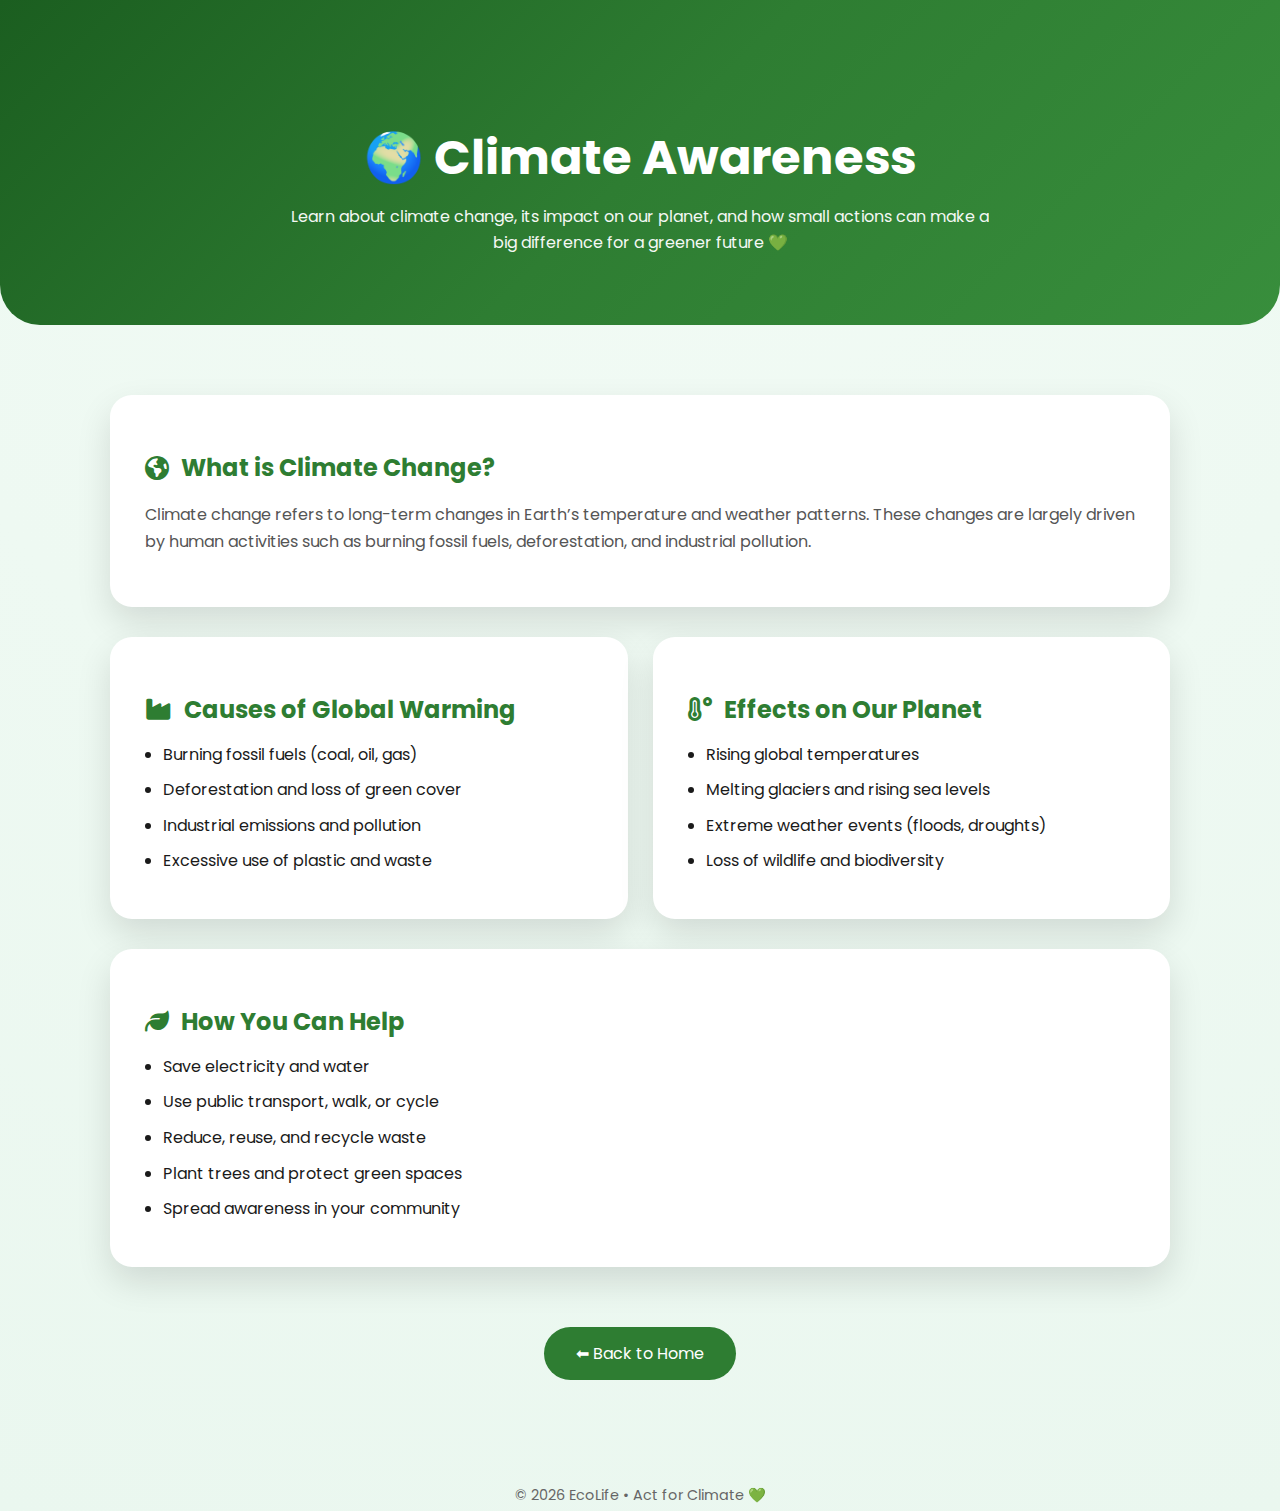
<file: frontend/src/pages/climate-awareness.html>
<!-- climate-awareness.html --><!DOCTYPE html>
<html lang="en">
<head>
  <meta charset="UTF-8" />
  <title>Climate Awareness | EcoLife</title>
  <meta name="viewport" content="width=device-width, initial-scale=1.0" />

  <!-- Google Font -->
  <link href="https://fonts.googleapis.com/css2?family=Poppins:wght@400;600;700&display=swap" rel="stylesheet">

  <!-- Font Awesome -->
  <link rel="stylesheet" href="https://cdnjs.cloudflare.com/ajax/libs/font-awesome/6.5.0/css/all.min.css"/>

  <style>
    :root {
      --green: #2e7d32;
      --green-dark: #1b5e20;
      --green-light: #e8f5e9;
      --bg: #f4fbf6;
      --card-bg: #ffffff;
      --shadow: 0 15px 35px rgba(0,0,0,0.12);
    }

    * {
      box-sizing: border-box;
      font-family: "Poppins", sans-serif;
    }

    body {
      margin: 0;
      background: radial-gradient(circle at top, #f2fbf5, #eaf7ef);
      color: #1a1a1a;
    }

    /* ---------- HERO ---------- */
    .hero {
      padding: 90px 20px 70px;
      text-align: center;
      background: linear-gradient(135deg, #1b5e20, #2e7d32, #388e3c);
      color: white;
      border-bottom-left-radius: 40px;
      border-bottom-right-radius: 40px;
    }

    .hero h1 {
      font-size: 3rem;
      margin-bottom: 10px;
    }

    .hero p {
      opacity: 0.95;
      max-width: 720px;
      margin: auto;
      line-height: 1.6;
    }

    /* ---------- CONTAINER ---------- */
    .container {
      max-width: 1100px;
      margin: 50px auto 80px;
      padding: 20px;
      display: grid;
      gap: 30px;
    }

    /* ---------- CARDS ---------- */
    .card {
      background: var(--card-bg);
      padding: 35px;
      border-radius: 22px;
      box-shadow: var(--shadow);
      transition: transform 0.3s ease, box-shadow 0.3s ease;
    }

    .card:hover {
      transform: translateY(-6px);
      box-shadow: 0 25px 50px rgba(0,0,0,0.15);
    }

    .card h2 {
      color: var(--green);
      display: flex;
      align-items: center;
      gap: 12px;
      margin-bottom: 15px;
    }

    .card i {
      font-size: 1.5rem;
      color: var(--green);
    }

    .card p {
      line-height: 1.7;
      color: #555;
    }

    .card ul {
      padding-left: 18px;
      margin: 0;
    }

    .card li {
      margin-bottom: 10px;
      line-height: 1.6;
    }

    /* ---------- GRID ---------- */
    .grid {
      display: grid;
      grid-template-columns: repeat(auto-fit, minmax(280px, 1fr));
      gap: 25px;
    }

    /* ---------- BACK HOME ---------- */
    .back-home-wrapper {
      display: flex;
      justify-content: center;
      margin-top: 30px;
    }

    .back-home-btn {
      padding: 14px 32px;
      background: var(--green);
      color: #fff;
      border: none;
      border-radius: 30px;
      font-size: 1rem;
      cursor: pointer;
      transition: all 0.3s ease;
    }

    .back-home-btn:hover {
      background: var(--green-dark);
      transform: translateY(-3px);
      box-shadow: 0 10px 25px rgba(46,125,50,0.35);
    }

    /* ---------- FOOTER ---------- */
    footer {
      text-align: center;
      padding: 5px;
      font-size: 0.9rem;
      color: #666;
    }

    /* ---------- RESPONSIVE ---------- */
    @media (max-width: 768px) {
      .hero h1 {
        font-size: 2.2rem;
      }

      .hero p {
        font-size: 0.95rem;
      }
    }
  </style>
</head>

<body>

  <!-- HERO -->
  <section class="hero">
    <h1>🌍 Climate Awareness</h1>
    <p>
      Learn about climate change, its impact on our planet, and how small actions
      can make a big difference for a greener future 💚
    </p>
  </section>

  <!-- CONTENT -->
  <section class="container">

    <!-- INTRO -->
    <div class="card">
      <h2><i class="fa-solid fa-earth-americas"></i> What is Climate Change?</h2>
      <p>
        Climate change refers to long-term changes in Earth’s temperature and
        weather patterns. These changes are largely driven by human activities
        such as burning fossil fuels, deforestation, and industrial pollution.
      </p>
    </div>

    <!-- CAUSES & EFFECTS -->
    <div class="grid">
      <div class="card">
        <h2><i class="fa-solid fa-industry"></i> Causes of Global Warming</h2>
        <ul>
          <li>Burning fossil fuels (coal, oil, gas)</li>
          <li>Deforestation and loss of green cover</li>
          <li>Industrial emissions and pollution</li>
          <li>Excessive use of plastic and waste</li>
        </ul>
      </div>

      <div class="card">
        <h2><i class="fa-solid fa-temperature-high"></i> Effects on Our Planet</h2>
        <ul>
          <li>Rising global temperatures</li>
          <li>Melting glaciers and rising sea levels</li>
          <li>Extreme weather events (floods, droughts)</li>
          <li>Loss of wildlife and biodiversity</li>
        </ul>
      </div>
    </div>

    <!-- ACTIONS -->
    <div class="card">
      <h2><i class="fa-solid fa-leaf"></i> How You Can Help</h2>
      <ul>
        <li>Save electricity and water</li>
        <li>Use public transport, walk, or cycle</li>
        <li>Reduce, reuse, and recycle waste</li>
        <li>Plant trees and protect green spaces</li>
        <li>Spread awareness in your community</li>
      </ul>
    </div>

    <!-- BACK HOME -->
    <div class="back-home-wrapper">
      <button class="back-home-btn" onclick="window.location.href='../index.html'">
        ⬅ Back to Home
      </button>
    </div>

  </section>

  <footer>
    © 2026 EcoLife • Act for Climate 💚
  </footer>
<script>
(function(){if(!window.chatbase||window.chatbase("getState")!=="initialized"){window.chatbase=(...arguments)=>{if(!window.chatbase.q){window.chatbase.q=[]}window.chatbase.q.push(arguments)};window.chatbase=new Proxy(window.chatbase,{get(target,prop){if(prop==="q"){return target.q}return(...args)=>target(prop,...args)}})}const onLoad=function(){const script=document.createElement("script");script.src="https://www.chatbase.co/embed.min.js";script.id="ws110ZzXAkEnbVsIy9g8d";script.domain="www.chatbase.co";document.body.appendChild(script)};if(document.readyState==="complete"){onLoad()}else{window.addEventListener("load",onLoad)}})();
</script>
</body>
</html>
</file>
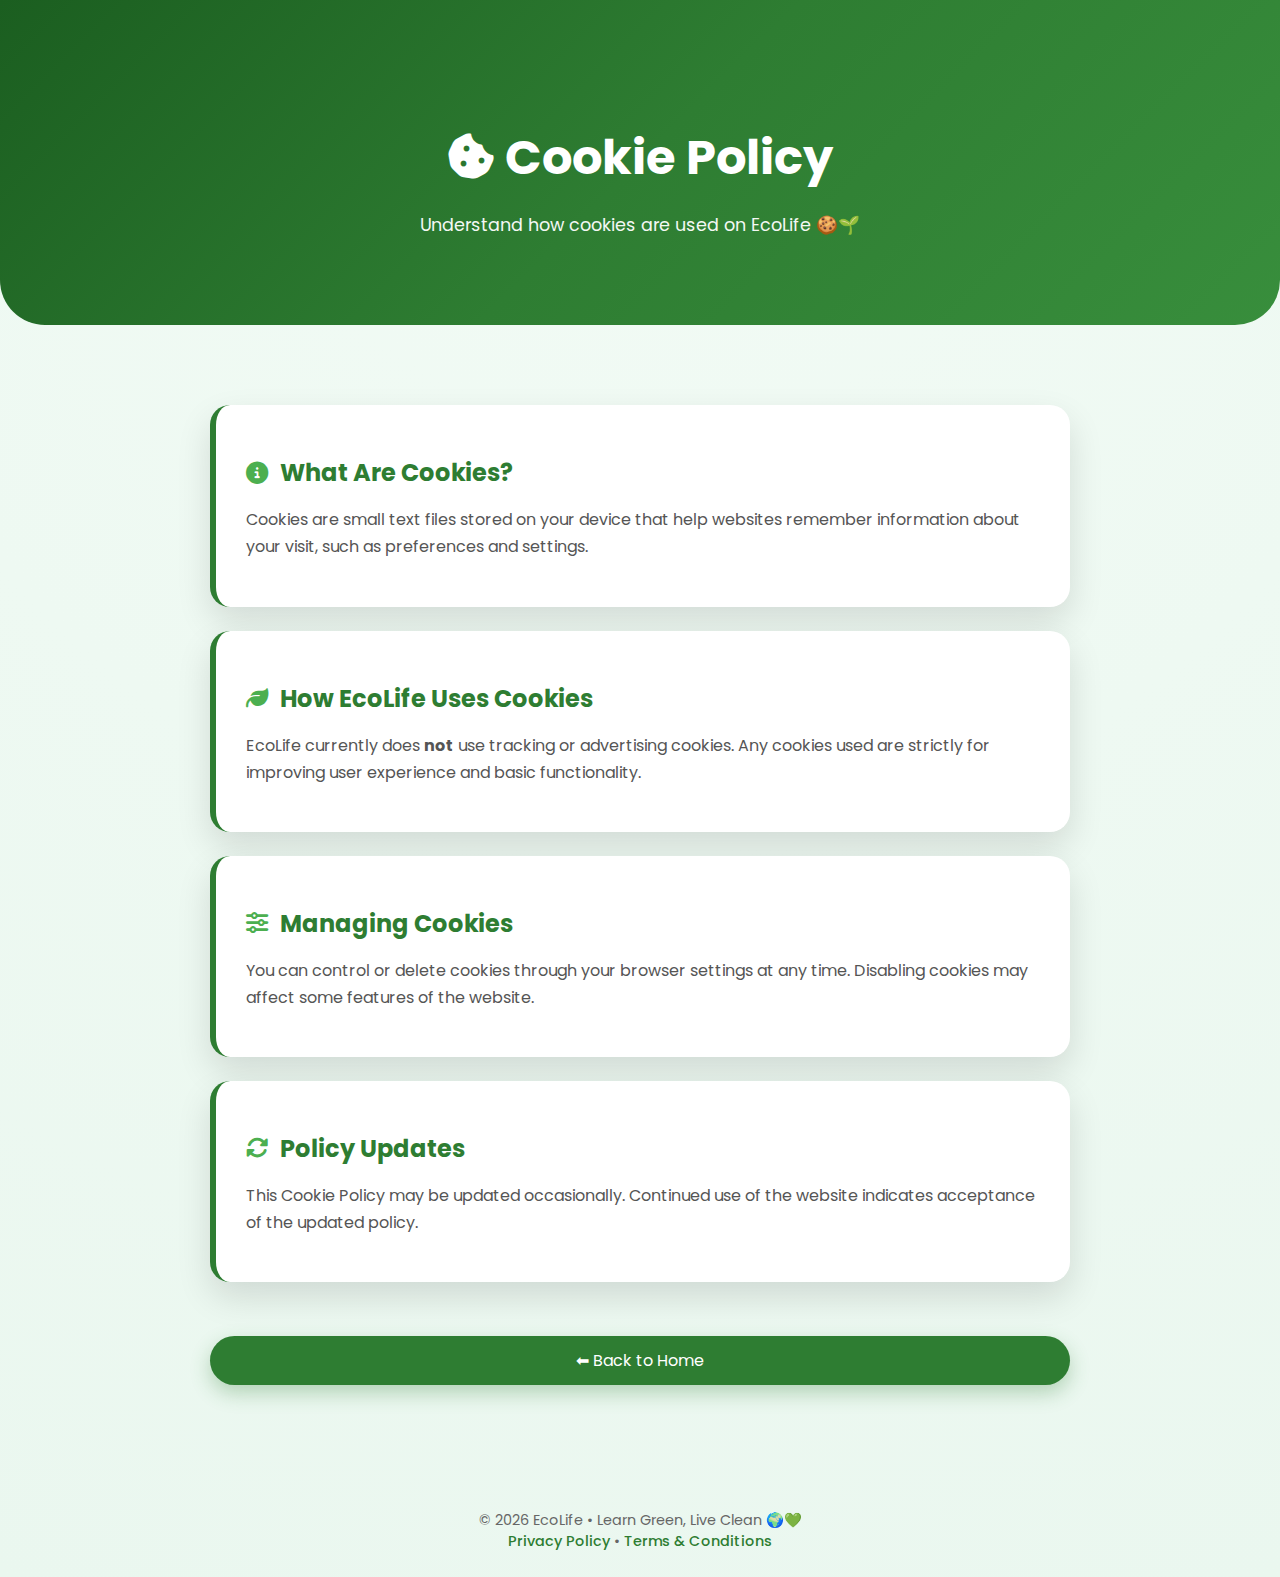
<file: frontend/src/pages/cookie-policy.html>
<!DOCTYPE html>
<html lang="en">
<head>
  <meta charset="UTF-8" />
  <title>Cookie Policy | EcoLife</title>
  <meta name="viewport" content="width=device-width, initial-scale=1.0" />

  <!-- Google Font -->
  <link href="https://fonts.googleapis.com/css2?family=Poppins:wght@400;600;700&display=swap" rel="stylesheet">

  <!-- Font Awesome -->
  <link rel="stylesheet" href="https://cdnjs.cloudflare.com/ajax/libs/font-awesome/6.5.0/css/all.min.css">

  <style>
    :root {
      --green: #2e7d32;
      --green-light: #4caf50;
      --bg: #f4fbf6;
      --white: #ffffff;
      --text: #1a1a1a;
      --muted: #555;
      --shadow: 0 15px 35px rgba(0,0,0,0.12);
    }

    * {
      box-sizing: border-box;
      font-family: "Poppins", sans-serif;
    }

    body {
      margin: 0;
      background: radial-gradient(circle at top, #f2fbf5, #eaf7ef);
      color: var(--text);
    }

    /* ---------- HERO ---------- */
    .hero {
      padding: 90px 20px 70px;
      text-align: center;
      background: linear-gradient(135deg, #1b5e20, #2e7d32, #388e3c);
      color: white;
      border-bottom-left-radius: 45px;
      border-bottom-right-radius: 45px;
    }

    .hero h1 {
      font-size: 3rem;
      margin-bottom: 10px;
      animation: float 3s ease-in-out infinite;
    }

    .hero p {
      opacity: 0.95;
      font-size: 1.1rem;
    }

    @keyframes float {
      0%,100% { transform: translateY(0); }
      50% { transform: translateY(-8px); }
    }

    /* ---------- CONTENT ---------- */
    .container {
      max-width: 900px;
      margin: 60px auto 80px;
      padding: 20px;
      display: grid;
      gap: 24px;
    }

    .card {
      background: var(--white);
      padding: 30px;
      border-radius: 20px;
      box-shadow: var(--shadow);
      transition: transform 0.3s ease, box-shadow 0.3s ease;
      border-left: 6px solid var(--green);
    }

    .card:hover {
      transform: translateY(-6px);
      box-shadow: 0 25px 50px rgba(0,0,0,0.15);
    }

    .card h2 {
      display: flex;
      align-items: center;
      gap: 12px;
      color: var(--green);
      margin-bottom: 12px;
    }

    .card i {
      font-size: 1.4rem;
      color: var(--green-light);
    }

    .card p {
      line-height: 1.7;
      color: var(--muted);
    }

    /* ---------- FOOTER ---------- */
    footer {
      text-align: center;
      padding: 25px;
      font-size: 0.9rem;
      color: #666;
    }

    footer a {
      color: var(--green);
      text-decoration: none;
      font-weight: 500;
    }

    footer a:hover {
      text-decoration: underline;
    }

    /* ---------- RESPONSIVE ---------- */
    @media (max-width: 768px) {
      .hero h1 {
        font-size: 2.3rem;
      }
    }
    .back-home{
  margin-top: 30px;
  padding: 12px 26px;
  border-radius: 30px;
  border: none;
  background: #2e7d32;
  color: white;
  font-size: 1rem;
  cursor: pointer;
  box-shadow: 0 8px 20px rgba(46,125,50,.3);
  transition: all .3s ease;
}

.back-home:hover{
  transform: translateY(-4px);
  background: #1b5e20;
}

  </style>
</head>

<body>

  <!-- HERO -->
  <section class="hero">
    <h1><i class="fa-solid fa-cookie-bite"></i> Cookie Policy</h1>
    <p>Understand how cookies are used on EcoLife 🍪🌱</p>
  </section>

  <!-- CONTENT -->
  <section class="container">

    <div class="card">
      <h2><i class="fa-solid fa-circle-info"></i> What Are Cookies?</h2>
      <p>
        Cookies are small text files stored on your device that help websites
        remember information about your visit, such as preferences and settings.
      </p>
    </div>

    <div class="card">
      <h2><i class="fa-solid fa-leaf"></i> How EcoLife Uses Cookies</h2>
      <p>
        EcoLife currently does <strong>not</strong> use tracking or advertising
        cookies. Any cookies used are strictly for improving user experience
        and basic functionality.
      </p>
    </div>

    <div class="card">
      <h2><i class="fa-solid fa-sliders"></i> Managing Cookies</h2>
      <p>
        You can control or delete cookies through your browser settings at any
        time. Disabling cookies may affect some features of the website.
      </p>
    </div>

    <div class="card">
      <h2><i class="fa-solid fa-rotate"></i> Policy Updates</h2>
      <p>
        This Cookie Policy may be updated occasionally. Continued use of the
        website indicates acceptance of the updated policy.
      </p>
    </div>
  <button class="back-home" onclick="goHome()">
  ⬅ Back to Home
</button>
  </section>


  <!-- FOOTER -->
  <footer>
    © 2026 EcoLife • Learn Green, Live Clean 🌍💚 <br>
    <a href="privacy-policy.html">Privacy Policy</a> • 
    <a href="terms-and-conditions.html">Terms & Conditions</a>
  </footer>
<script>
(function(){if(!window.chatbase||window.chatbase("getState")!=="initialized"){window.chatbase=(...arguments)=>{if(!window.chatbase.q){window.chatbase.q=[]}window.chatbase.q.push(arguments)};window.chatbase=new Proxy(window.chatbase,{get(target,prop){if(prop==="q"){return target.q}return(...args)=>target(prop,...args)}})}const onLoad=function(){const script=document.createElement("script");script.src="https://www.chatbase.co/embed.min.js";script.id="ws110ZzXAkEnbVsIy9g8d";script.domain="www.chatbase.co";document.body.appendChild(script)};if(document.readyState==="complete"){onLoad()}else{window.addEventListener("load",onLoad)}})();
</script>

  <script>
function goHome(){
  window.location.href = "../index.html"; 
  // if page is inside folder → use ../index.html
}
</script>

</body>
</html>
</file>
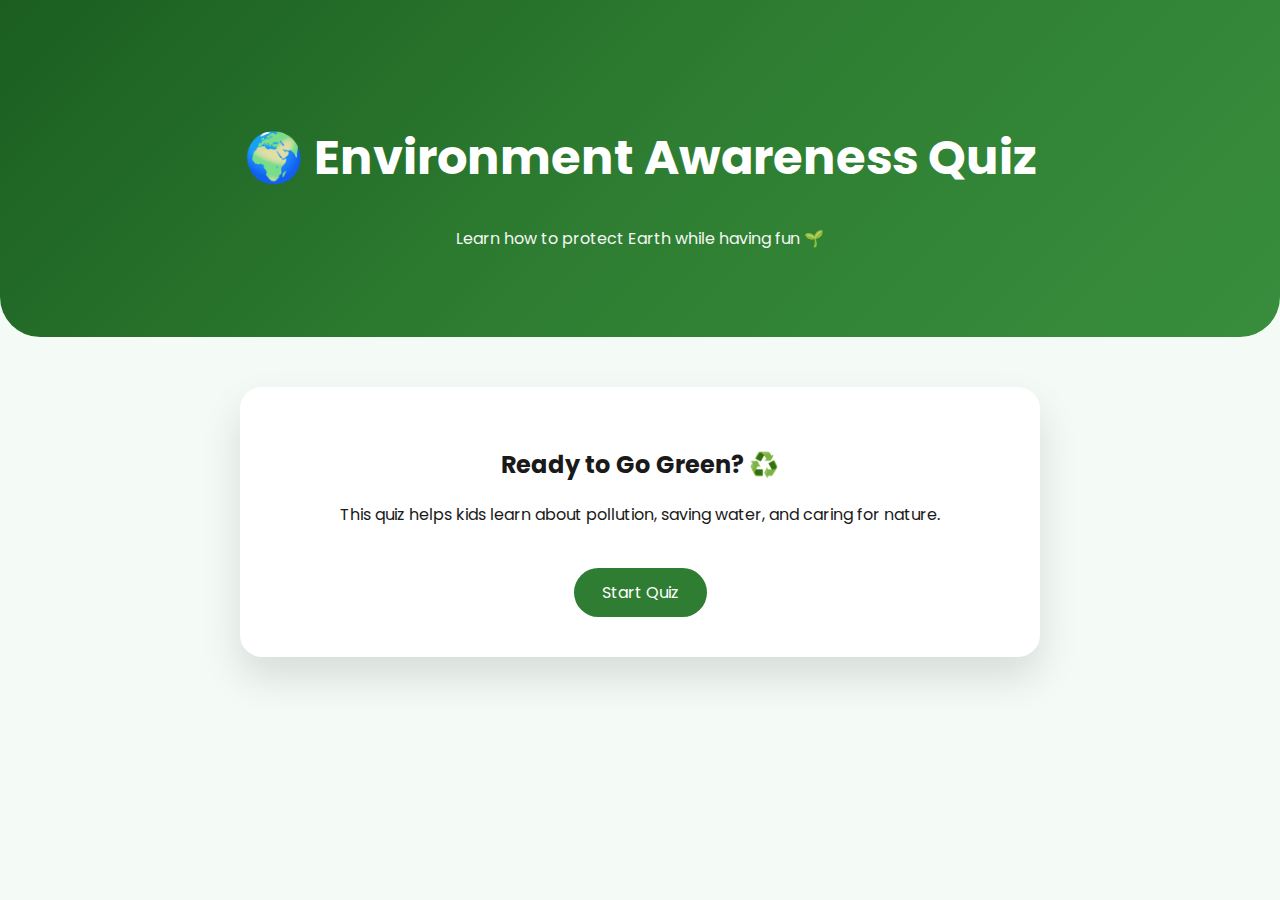
<file: frontend/src/pages/environment-awareness-quiz.html>
<!DOCTYPE html>
<html lang="en">
<head>
<meta charset="UTF-8">
<title>Environment Awareness Quiz | EcoLife</title>
<meta name="viewport" content="width=device-width, initial-scale=1.0">

<!-- Google Font -->
<link href="https://fonts.googleapis.com/css2?family=Poppins:wght@400;600;700&display=swap" rel="stylesheet">

<!-- Icons -->
<link rel="stylesheet" href="https://cdnjs.cloudflare.com/ajax/libs/font-awesome/6.5.0/css/all.min.css">

<style>
:root{
  --green:#2e7d32;
  --green-dark:#1b5e20;
  --bg:#f4fbf6;
  --white:#ffffff;
  --shadow:0 20px 40px rgba(0,0,0,0.12);
}

*{
  box-sizing:border-box;
  font-family:"Poppins",sans-serif;
}

body{
  margin:0;
  background:var(--bg);
  color:#1a1a1a;
  min-height:100vh;
}

/* HERO */
.hero{
  padding:90px 20px 70px;
  text-align:center;
  background:linear-gradient(135deg,#1b5e20,#2e7d32,#388e3c);
  color:#fff;
  border-bottom-left-radius:40px;
  border-bottom-right-radius:40px;
}

.hero h1{
  font-size:3rem;
}

.hero p{
  opacity:.95;
}

/* CARD */
.card{
  max-width:800px;
  margin:50px auto 80px;
  background:var(--white);
  padding:40px;
  border-radius:22px;
  box-shadow:var(--shadow);
}

/* START */
#startScreen{
  text-align:center;
}

button{
  padding:12px 28px;
  background:var(--green);
  color:white;
  border:none;
  border-radius:30px;
  font-size:1rem;
  cursor:pointer;
  transition:.3s;
}

button:hover{
  background:var(--green-dark);
  transform:translateY(-3px);
  box-shadow:0 10px 25px rgba(46,125,50,.35);
}

/* QUIZ */
#quizScreen{display:none;}

.timer{
  background:#e8f5e9;
  display:inline-block;
  padding:8px 16px;
  border-radius:30px;
  font-weight:600;
  margin-bottom:15px;
}

.question{
  font-size:1.3rem;
  margin:20px 0;
}

.option{
  background:#f7faf8;
  padding:14px 18px;
  border-radius:14px;
  margin-bottom:12px;
  cursor:pointer;
  border:2px solid transparent;
  transition:.2s;
}

.option:hover{
  background:#e8f5e9;
  transform:translateX(6px);
}

.option.selected{
  border-color:var(--green);
  background:#e8f5e9;
}

/* RESULT */
#resultScreen{
  display:none;
  text-align:center;
}

.score{
  font-size:3rem;
  color:var(--green);
  animation:pop .5s ease;
}

@keyframes pop{
  from{transform:scale(.7);opacity:0}
  to{transform:scale(1);opacity:1}
}

/* BACK HOME */
.back-home{
  margin-top:30px;
  text-align:center;
}

/* RESPONSIVE */
@media(max-width:600px){
  .hero h1{font-size:2.2rem;}
  .card{padding:25px;}
}
</style>
</head>

<body>

<!-- HERO -->
<div class="hero">
  <h1>🌍 Environment Awareness Quiz</h1>
  <p>Learn how to protect Earth while having fun 🌱</p>
</div>

<!-- MAIN CARD -->
<div class="card">

  <!-- START -->
  <div id="startScreen">
    <h2>Ready to Go Green? ♻️</h2>
    <p>This quiz helps kids learn about pollution, saving water, and caring for nature.</p>
    <br>
    <button onclick="startQuiz()">Start Quiz</button>
  </div>

  <!-- QUIZ -->
  <div id="quizScreen">
    <div class="timer">⏳ Time Left: <span id="time">02:00</span></div>
    <div class="question" id="question"></div>
    <div id="options"></div>
    <button onclick="nextQuestion()">Next</button>
  </div>

  <!-- RESULT -->
  <div id="resultScreen">
    <h2>🎉 Quiz Completed!</h2>
    <div class="score" id="score"></div>
    <p id="remark"></p>
    <div class="back-home">
      <button onclick="window.location.href='kids-quiz-dashboard.html'">⬅ Back to Dashboard</button>
    </div>
  </div>

</div>

<script>
const questions=[
  {q:"Why should we plant trees?",o:["Decoration","More oxygen","Noise","Waste"],a:1},
  {q:"Which gas causes global warming?",o:["Oxygen","Carbon dioxide","Nitrogen","Helium"],a:1},
  {q:"Best way to save water?",o:["Leave taps open","Fix leaks","Waste water","Ignore"],a:1},
  {q:"Which helps reduce pollution?",o:["Burning waste","Planting trees","Cutting forests","Throwing trash"],a:1},
  {q:"Which is eco-friendly transport?",o:["Car","Bike","Cycle","Plane"],a:2},
  {q:"Why recycle waste?",o:["Increase trash","Save resources","Pollute air","Waste money"],a:1},
  {q:"Which energy is renewable?",o:["Coal","Solar","Oil","Gas"],a:1},
  {q:"What harms oceans the most?",o:["Clean water","Plastic waste","Fish","Sand"],a:1},
  {q:"What should we do with lights?",o:["Keep on","Switch off","Break","Ignore"],a:1},
  {q:"Clean environment means?",o:["Healthy life","More disease","Dirty water","Less oxygen"],a:0}
];

let index=0,score=0,seconds=120,timer;

function startQuiz(){
  startScreen.style.display="none";
  quizScreen.style.display="block";
  loadQuestion();
  startTimer();
}

function startTimer(){
  updateTime();
  timer=setInterval(()=>{
    seconds--;
    updateTime();
    if(seconds<=0){
      clearInterval(timer);
      showResult();
    }
  },1000);
}

function updateTime(){
  let m=Math.floor(seconds/60);
  let s=seconds%60;
  time.textContent=`${m}:${s<10?'0':''}${s}`;
}

function loadQuestion(){
  let q=questions[index];
  question.textContent=`Q${index+1}. ${q.q}`;
  options.innerHTML="";
  q.o.forEach((opt,i)=>{
    let div=document.createElement("div");
    div.className="option";
    div.textContent=opt;
    div.onclick=()=>selectOption(div,i);
    options.appendChild(div);
  });
}

function selectOption(el,i){
  document.querySelectorAll(".option").forEach(o=>o.classList.remove("selected"));
  el.classList.add("selected");
  el.dataset.correct=i===questions[index].a;
}

function nextQuestion(){
  let selected=document.querySelector(".option.selected");
  if(!selected) return alert("Please select an option 😊");
  if(selected.dataset.correct==="true") score++;
  index++;
  if(index<questions.length) loadQuestion();
  else showResult();
}

function showResult(){
  clearInterval(timer);
  quizScreen.style.display="none";
  resultScreen.style.display="block";
  scoreEl.textContent=`${score} / ${questions.length}`;
  remark.textContent= score>=8 ? "🌟 Eco Champion!" : score>=5 ? "👍 Good effort!" : "🌱 Keep learning!";
}

const scoreEl=document.getElementById("score");
</script>

</body>
</html>
</file>
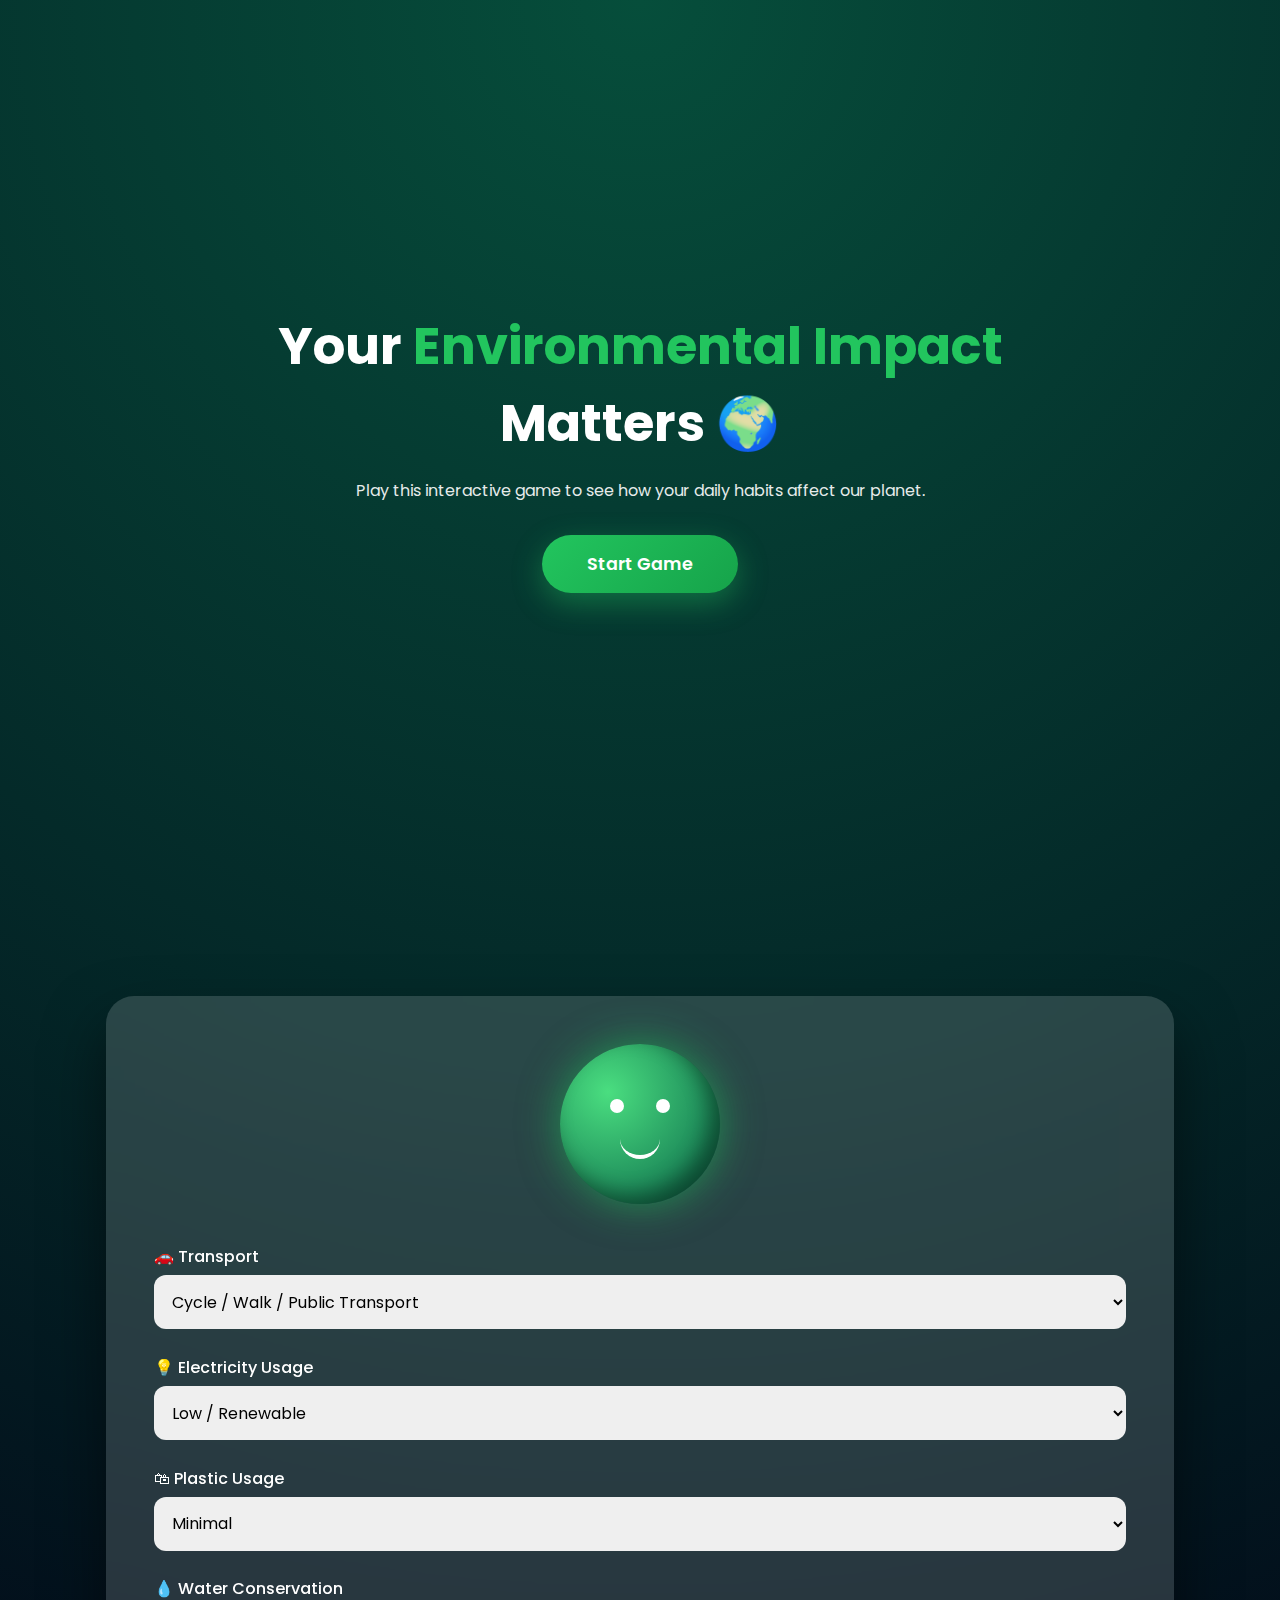
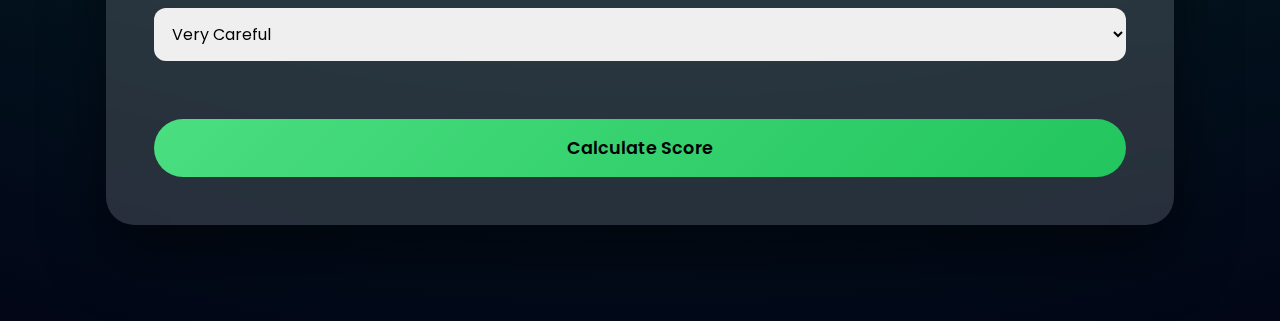
<file: frontend/src/pages/environment-game.html>
<!DOCTYPE html>
<html lang="en">
<head>
<meta charset="UTF-8">
<meta name="viewport" content="width=device-width, initial-scale=1.0">
<title>EcoLife | Environment Score Game</title>

<link href="https://fonts.googleapis.com/css2?family=Poppins:wght@300;400;600;700&display=swap" rel="stylesheet">

<style>
:root {
  --green: #22c55e;
  --dark: #020617;
  --glass: rgba(255,255,255,0.15);
}

* {
  margin: 0;
  padding: 0;
  box-sizing: border-box;
  font-family: "Poppins", sans-serif;
}

body {
  background: radial-gradient(circle at top, #064e3b, #020617);
  color: #fff;
  min-height: 100vh;
  overflow-x: hidden;
}

/* ================= HERO ================= */
.hero {
  min-height: 100vh;
  display: flex;
  align-items: center;
  justify-content: center;
  text-align: center;
  padding: 4rem 1rem;
}

.hero-box {
  max-width: 850px;
  animation: fadeUp 1.2s ease;
}

.hero h1 {
  font-size: 3.2rem;
  margin-bottom: 1rem;
}

.hero span {
  color: var(--green);
}

.hero p {
  opacity: 0.9;
  margin-bottom: 2rem;
}

.start-btn {
  padding: 1rem 2.8rem;
  border-radius: 50px;
  border: none;
  font-size: 1.1rem;
  font-weight: 600;
  cursor: pointer;
  background: linear-gradient(135deg, #22c55e, #16a34a);
  color: white;
  box-shadow: 0 10px 30px rgba(34,197,94,0.4);
  transition: transform 0.3s ease;
}

.start-btn:hover {
  transform: scale(1.08);
}

/* ================= GAME ================= */
section {
  padding: 6rem 1rem;
  max-width: 1100px;
  margin: auto;
}

.game-card {
  background: var(--glass);
  backdrop-filter: blur(20px);
  border-radius: 28px;
  padding: 3rem;
  box-shadow: 0 30px 60px rgba(0,0,0,0.5);
  animation: fadeUp 1.4s ease;
}

/* ================= EARTH AVATAR ================= */
.earth-wrapper {
  text-align: center;
  margin-bottom: 2.5rem;
  position: relative;
}

.earth {
  width: 160px;
  height: 160px;
  border-radius: 50%;
  background: radial-gradient(circle at 30% 30%, #4ade80, #065f46);
  margin: auto;
  position: relative;
  box-shadow: inset -10px -10px 20px rgba(0,0,0,0.4),
              0 0 40px rgba(34,197,94,0.6);
  transition: all 0.5s ease;
}

.earth::before,
.earth::after {
  content: "";
  position: absolute;
  background: #fff;
  border-radius: 50%;
}

.earth::before {
  width: 14px;
  height: 14px;
  top: 55px;
  left: 50px;
}

.earth::after {
  width: 14px;
  height: 14px;
  top: 55px;
  right: 50px;
}

.mouth {
  width: 40px;
  height: 20px;
  border-bottom: 4px solid #fff;
  border-radius: 0 0 40px 40px;
  position: absolute;
  bottom: 45px;
  left: 50%;
  transform: translateX(-50%);
  transition: all 0.4s ease;
}

.earth.sad .mouth {
  border-bottom: none;
  border-top: 4px solid #fff;
  top: 90px;
}

.earth.cracked {
  background: radial-gradient(circle, #555, #111);
  box-shadow: inset -10px -10px 20px rgba(0,0,0,0.7);
}

.crack {
  position: absolute;
  width: 3px;
  height: 100px;
  background: #222;
  top: 30px;
  left: 50%;
  transform: translateX(-50%);
  display: none;
}

.earth.cracked .crack {
  display: block;
}

/* ================= QUESTIONS ================= */
.question {
  margin-bottom: 1.6rem;
}

label {
  display: block;
  margin-bottom: 0.4rem;
  font-weight: 500;
}

select {
  width: 100%;
  padding: 0.9rem;
  border-radius: 12px;
  border: none;
  font-size: 1rem;
}

/* ================= BUTTON ================= */
.calculate-btn {
  margin-top: 2rem;
  width: 100%;
  padding: 1rem;
  border-radius: 50px;
  border: none;
  font-size: 1.1rem;
  font-weight: 600;
  cursor: pointer;
  background: linear-gradient(135deg, #4ade80, #22c55e);
}

/* ================= RESULT ================= */
.result {
  margin-top: 2.5rem;
  text-align: center;
  display: none;
}

.score {
  font-size: 3.2rem;
  font-weight: 700;
  color: var(--green);
}

.badge {
  margin-top: 0.5rem;
  font-weight: 600;
}

.tip {
  margin-top: 1rem;
  font-size: 0.95rem;
  opacity: 0.9;
}

/* ================= PROGRESS ================= */
.progress {
  margin-top: 1.5rem;
  height: 12px;
  background: rgba(255,255,255,0.2);
  border-radius: 10px;
  overflow: hidden;
}

.progress-bar {
  height: 100%;
  width: 0;
  background: linear-gradient(90deg, #22c55e, #84cc16);
  transition: width 1s ease;
}

/* ================= ANIMATIONS ================= */
@keyframes fadeUp {
  from { opacity: 0; transform: translateY(40px); }
  to { opacity: 1; transform: translateY(0); }
}
</style>
</head>

<body>

<!-- HERO -->
<div class="hero">
  <div class="hero-box">
    <h1>Your <span>Environmental Impact</span> Matters 🌍</h1>
    <p>Play this interactive game to see how your daily habits affect our planet.</p>
    <button class="start-btn" onclick="document.getElementById('game').scrollIntoView({behavior:'smooth'})">
      Start Game
    </button>
  </div>
</div>

<!-- GAME -->
<section id="game">
  <div class="game-card">

    <!-- EARTH -->
    <div class="earth-wrapper">
      <div class="earth" id="earth">
        <div class="mouth"></div>
        <div class="crack"></div>
      </div>
    </div>

    <!-- QUESTIONS -->
    <div class="question">
      <label>🚗 Transport</label>
      <select id="transport">
        <option value="10">Cycle / Walk / Public Transport</option>
        <option value="5">Occasional Car</option>
        <option value="0">Daily Car</option>
      </select>
    </div>

    <div class="question">
      <label>💡 Electricity Usage</label>
      <select id="electricity">
        <option value="10">Low / Renewable</option>
        <option value="5">Moderate</option>
        <option value="0">High</option>
      </select>
    </div>

    <div class="question">
      <label>🛍 Plastic Usage</label>
      <select id="plastic">
        <option value="10">Minimal</option>
        <option value="5">Occasional</option>
        <option value="0">High</option>
      </select>
    </div>

    <div class="question">
      <label>💧 Water Conservation</label>
      <select id="water">
        <option value="10">Very Careful</option>
        <option value="5">Average</option>
        <option value="0">Wasteful</option>
      </select>
    </div>

    <button class="calculate-btn" onclick="calculateScore()">Calculate Score</button>

    <!-- RESULT -->
    <div class="result" id="result">
      <div class="score" id="score">0</div>
      <div class="badge" id="badge"></div>
      <div class="tip" id="tip"></div>

      <div class="progress">
        <div class="progress-bar" id="progressBar"></div>
      </div>
    </div>

  </div>
</section>

<script>
function calculateScore() {
  const total =
    +transport.value +
    +electricity.value +
    +plastic.value +
    +water.value;

  const earth = document.getElementById("earth");
  const result = document.getElementById("result");

  document.getElementById("score").innerText = total;
  document.getElementById("progressBar").style.width = total + "%";
  result.style.display = "block";

  earth.classList.remove("sad", "cracked");

  if (total >= 35) {
    document.getElementById("badge").innerText = "🌟 Eco Hero";
    document.getElementById("tip").innerText = "Amazing! You're protecting the planet.";
  } else if (total >= 20) {
    document.getElementById("badge").innerText = "🌱 Green Learner";
    document.getElementById("tip").innerText = "Good job! Small improvements can make you an Eco Hero.";
  } else {
    document.getElementById("badge").innerText = "⚠️ Earth Needs Help";
    document.getElementById("tip").innerText = "Reduce waste, save energy, and protect nature.";
    earth.classList.add("sad", "cracked");
  }
}
</script>
<script>
(function(){if(!window.chatbase||window.chatbase("getState")!=="initialized"){window.chatbase=(...arguments)=>{if(!window.chatbase.q){window.chatbase.q=[]}window.chatbase.q.push(arguments)};window.chatbase=new Proxy(window.chatbase,{get(target,prop){if(prop==="q"){return target.q}return(...args)=>target(prop,...args)}})}const onLoad=function(){const script=document.createElement("script");script.src="https://www.chatbase.co/embed.min.js";script.id="ws110ZzXAkEnbVsIy9g8d";script.domain="www.chatbase.co";document.body.appendChild(script)};if(document.readyState==="complete"){onLoad()}else{window.addEventListener("load",onLoad)}})();
</script>
</body>
</html>
</file>
